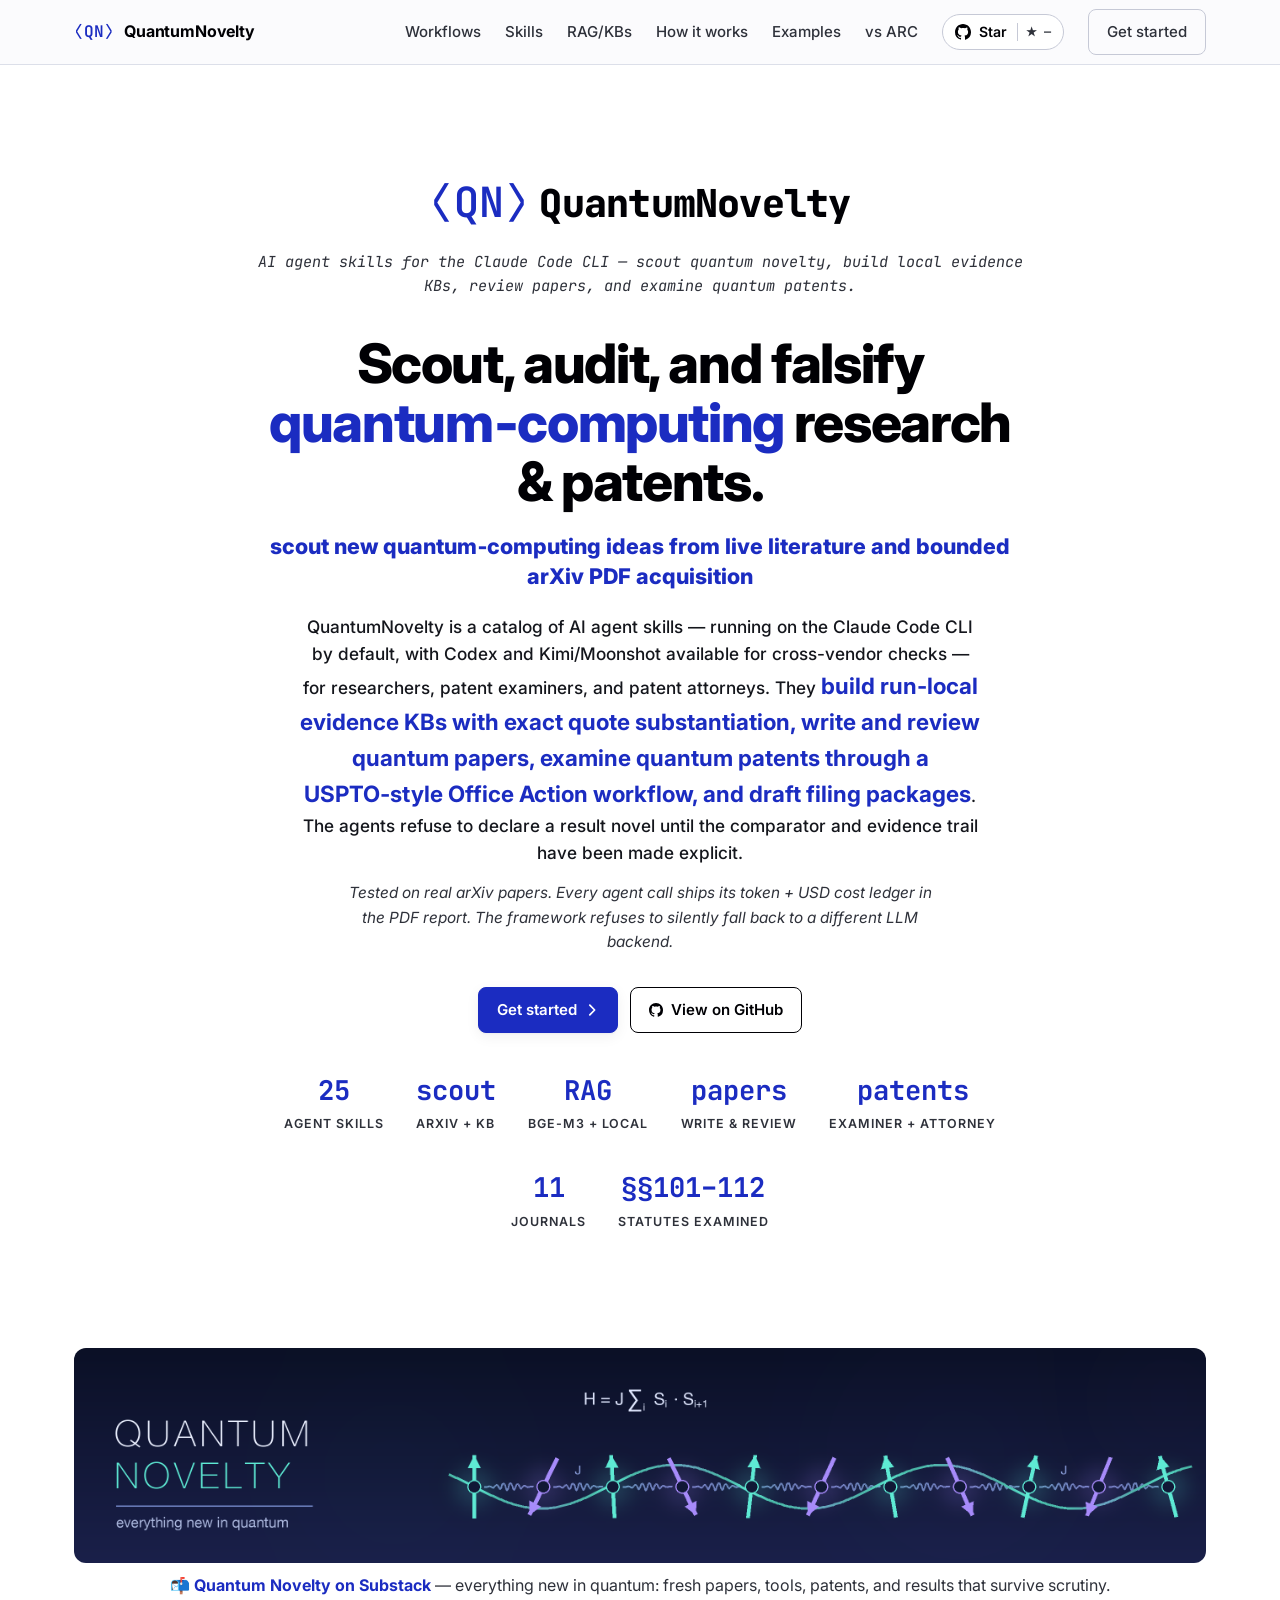
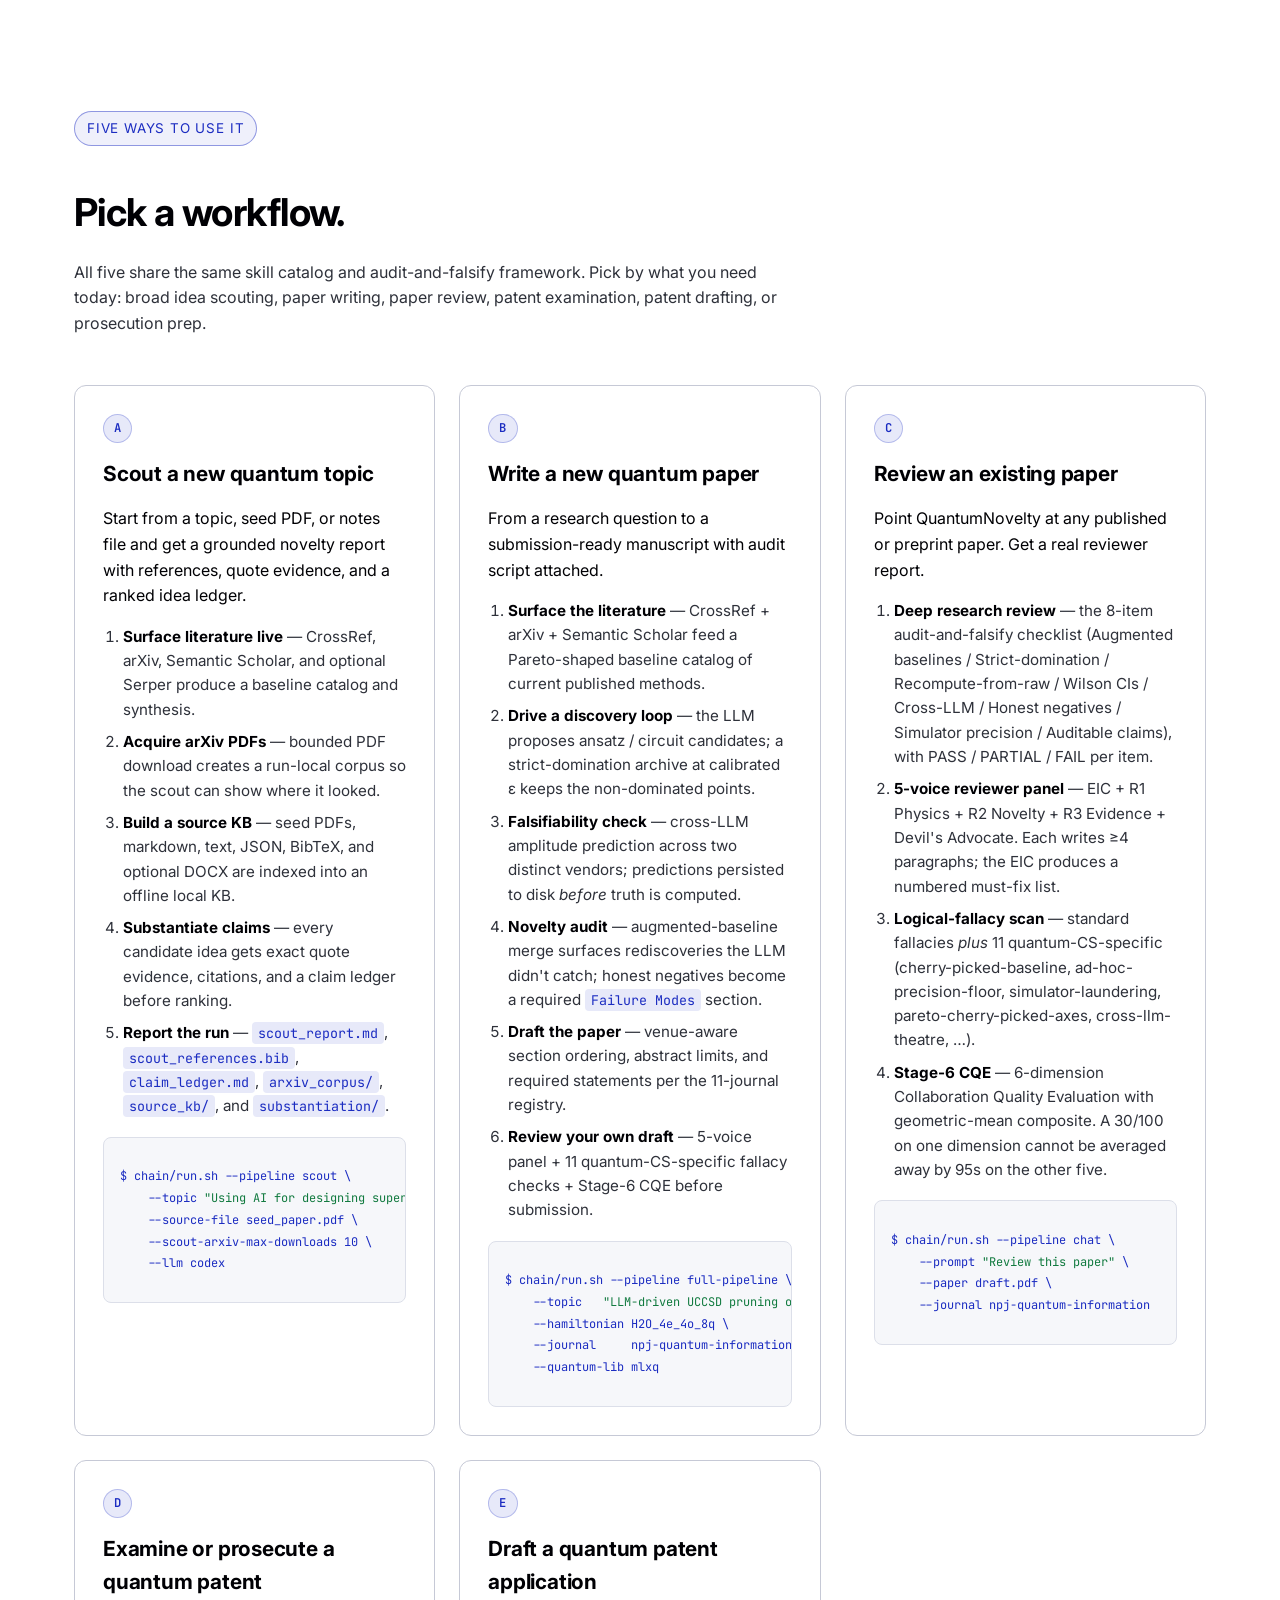
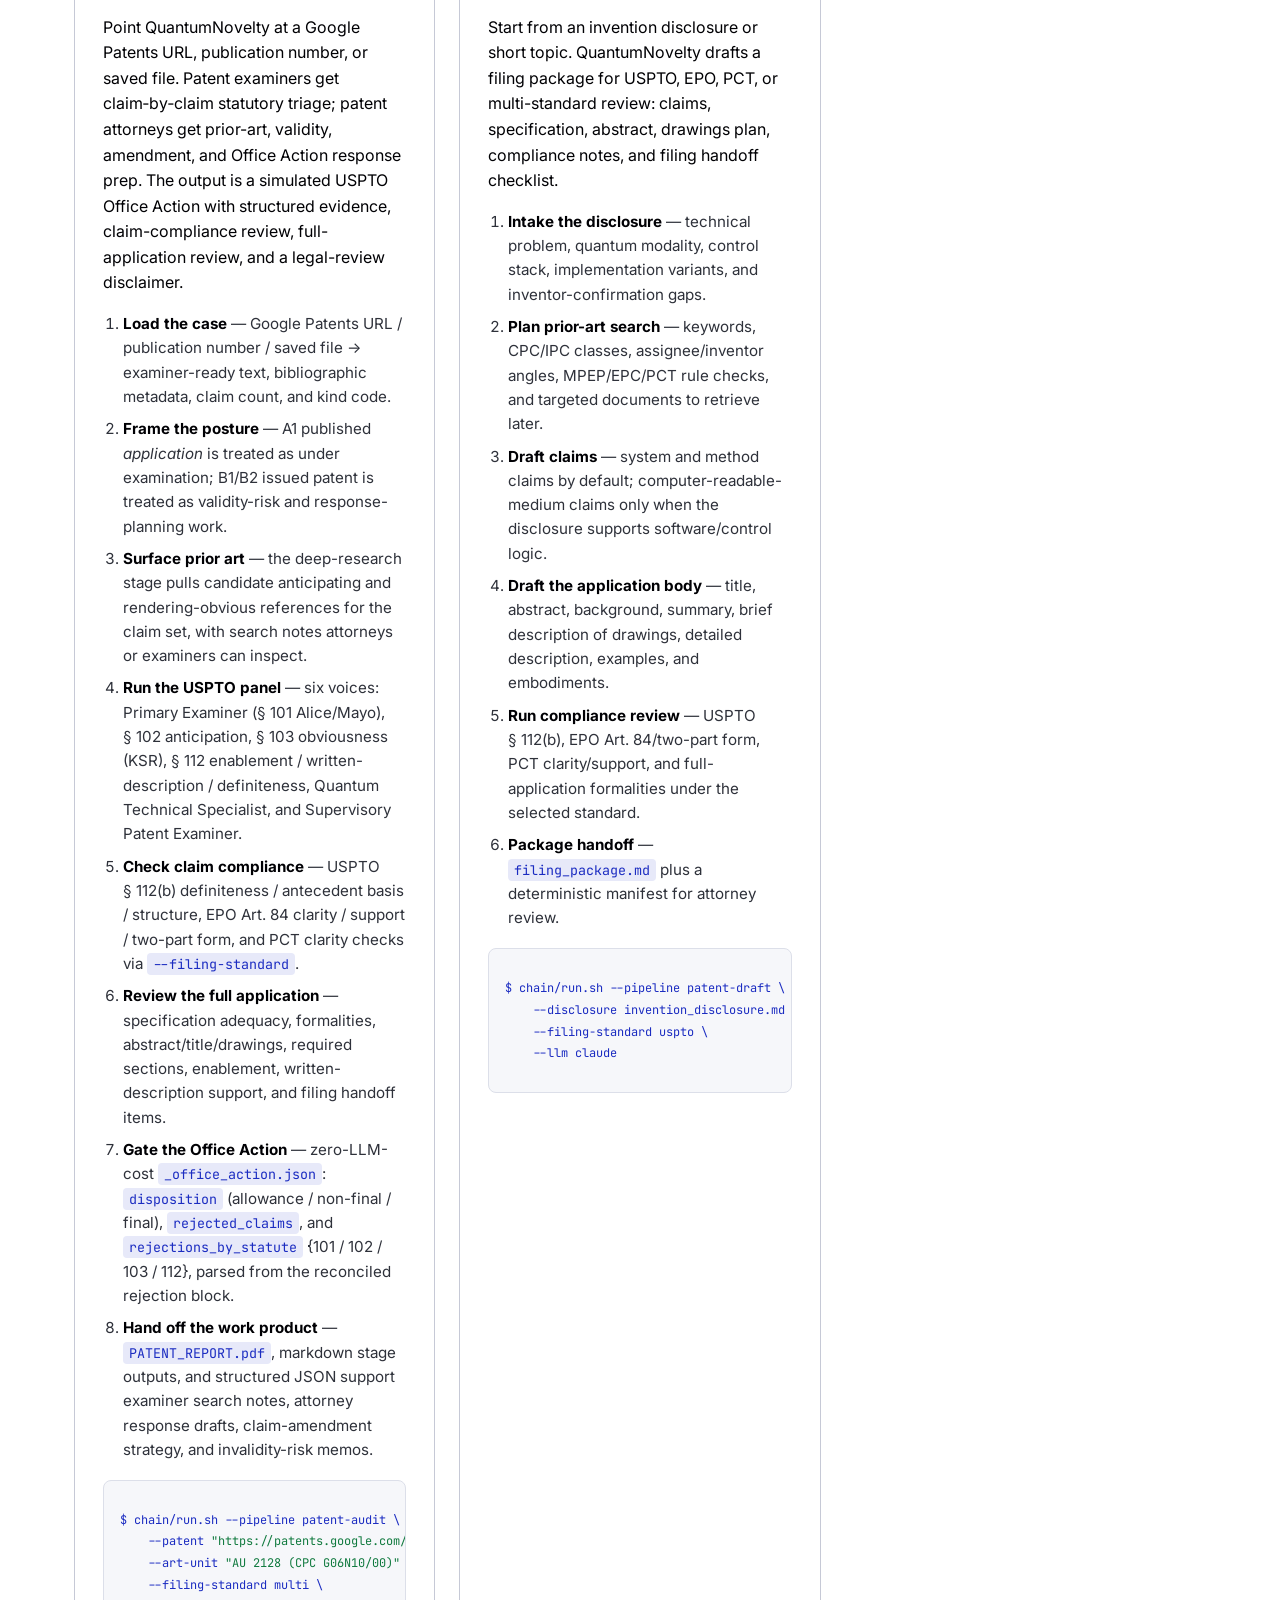
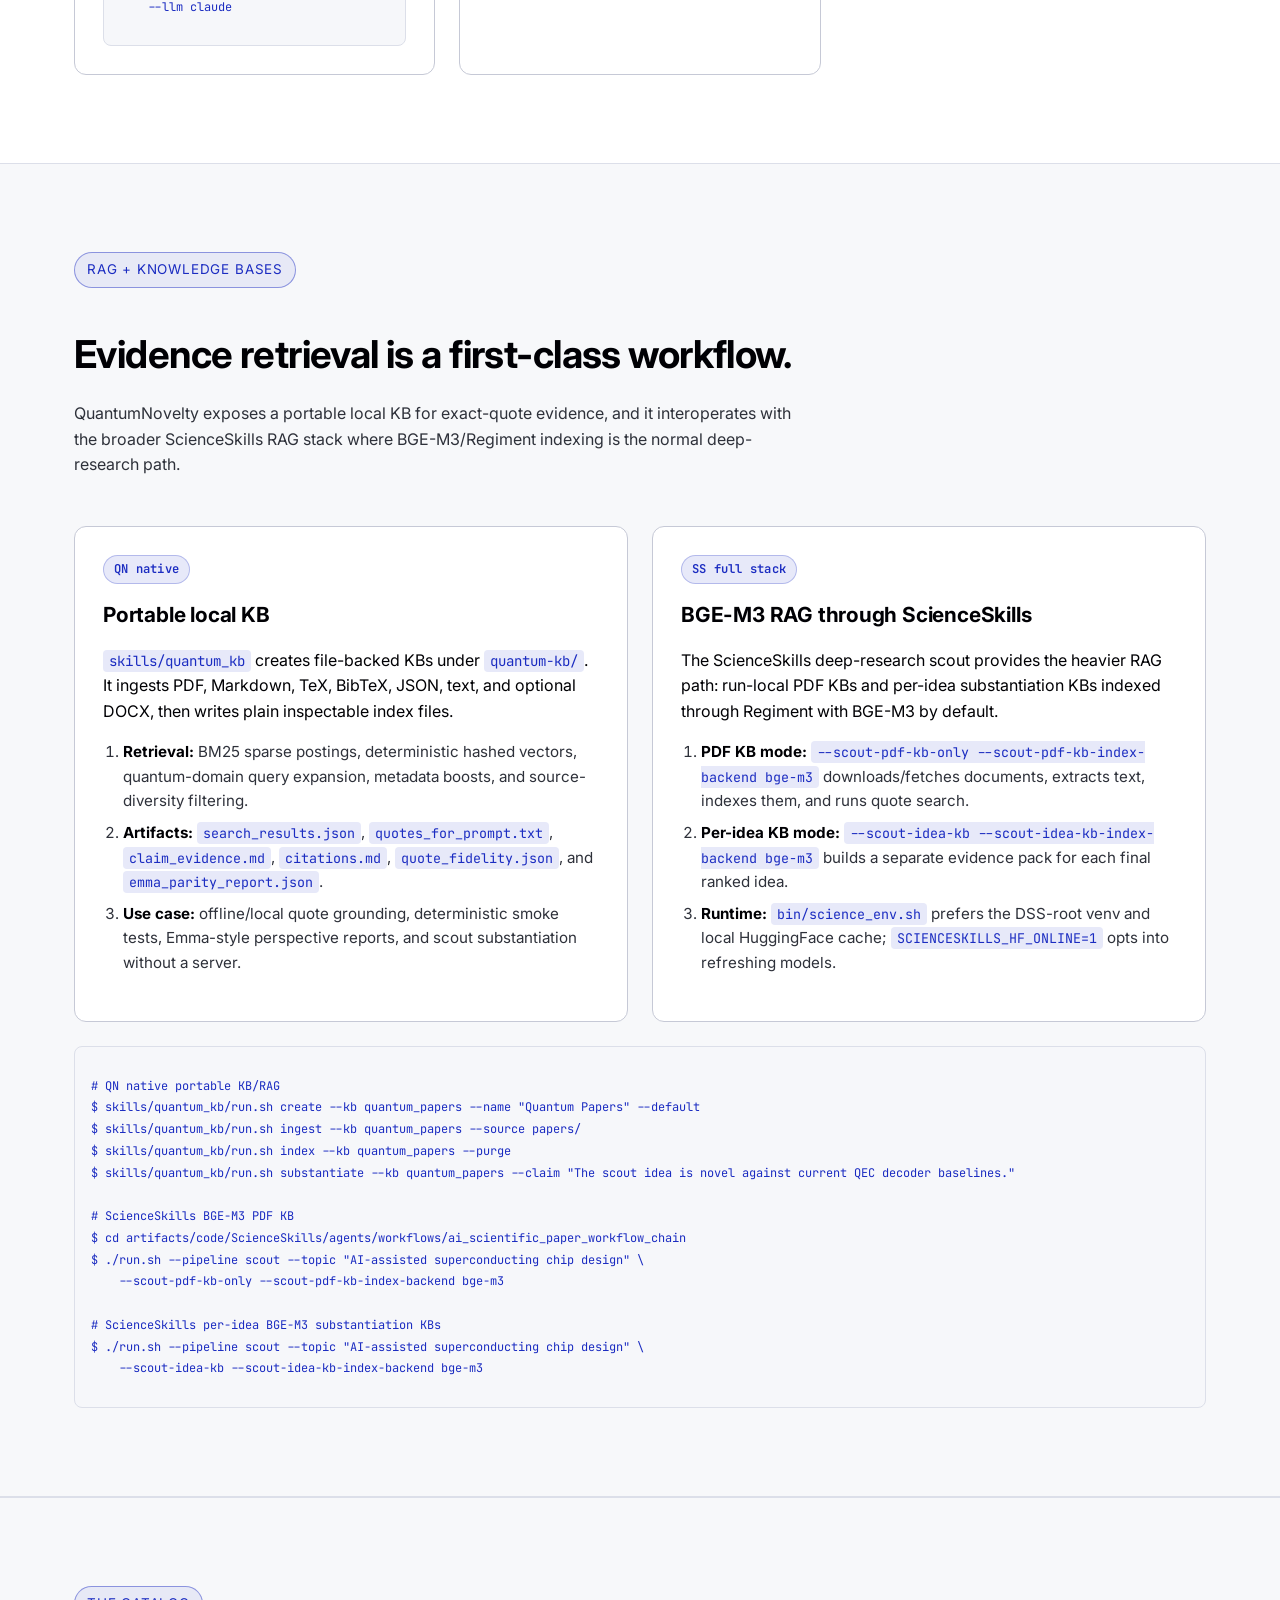
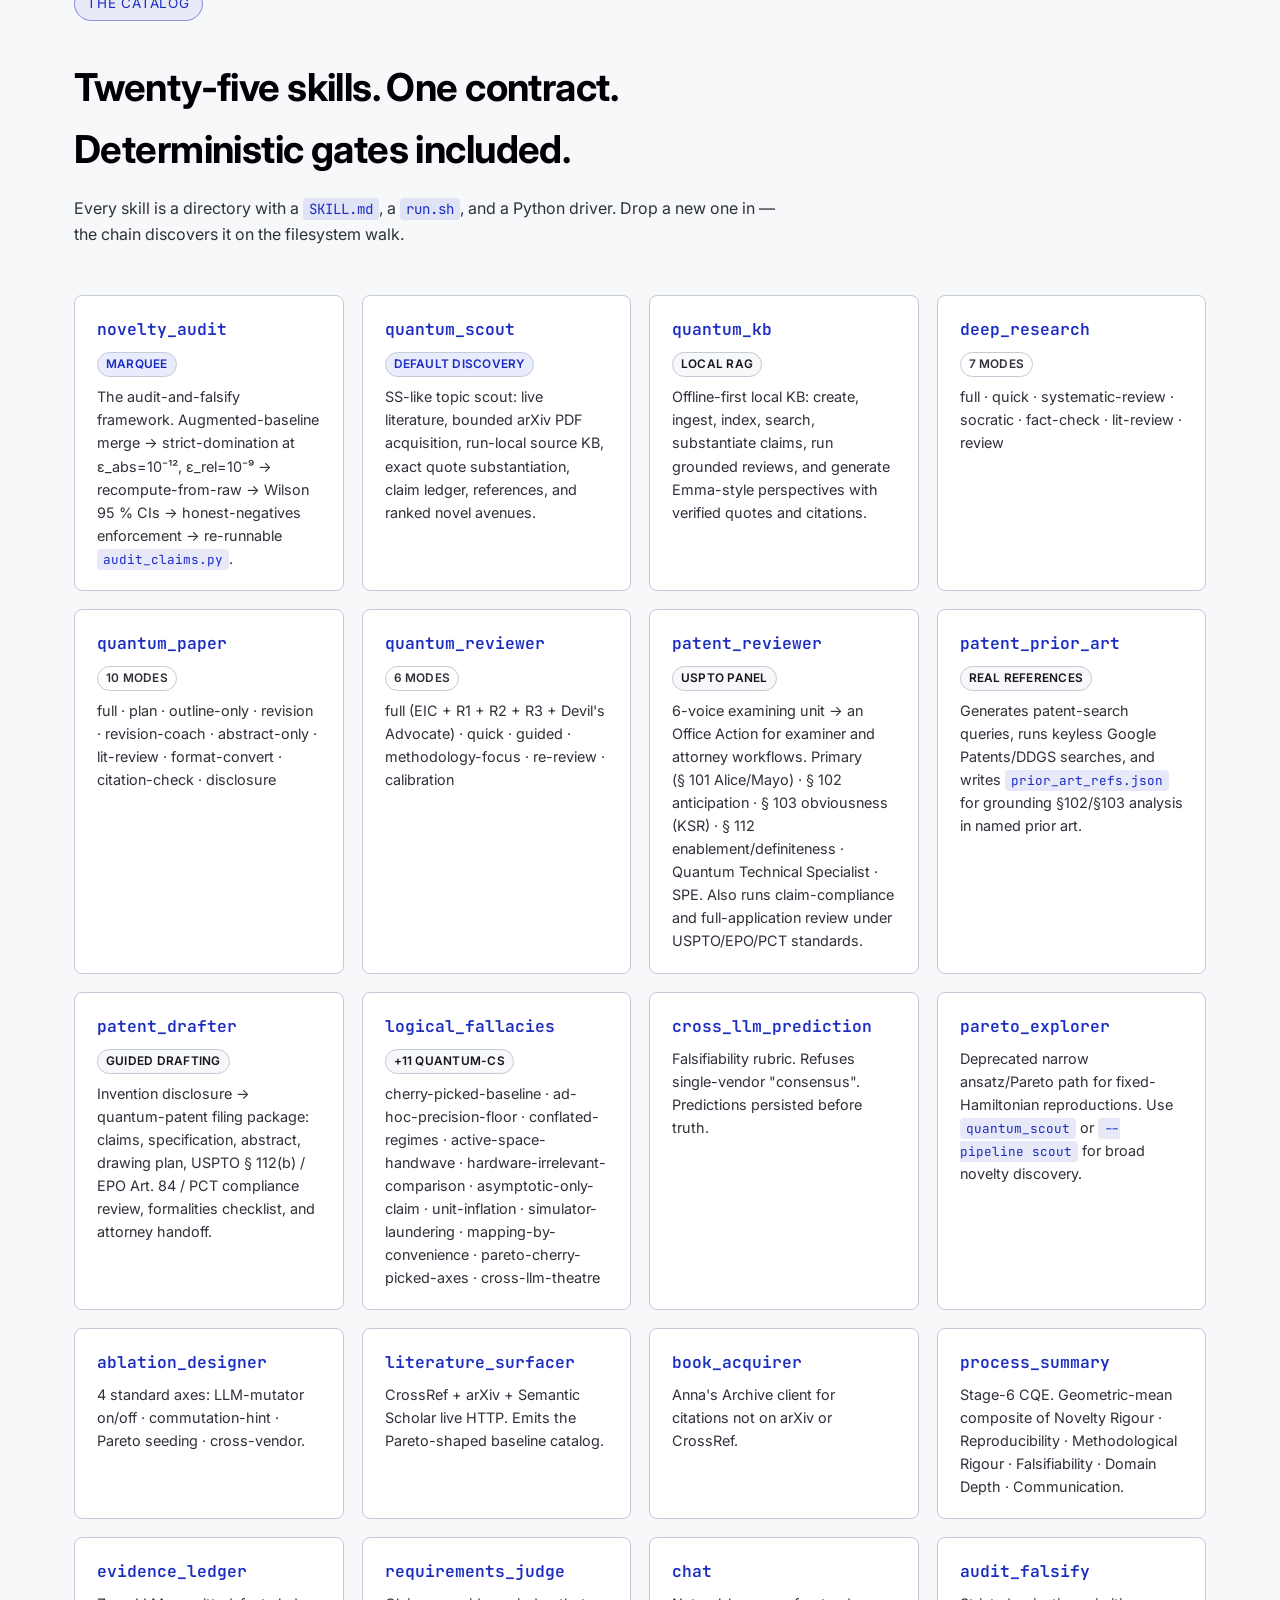
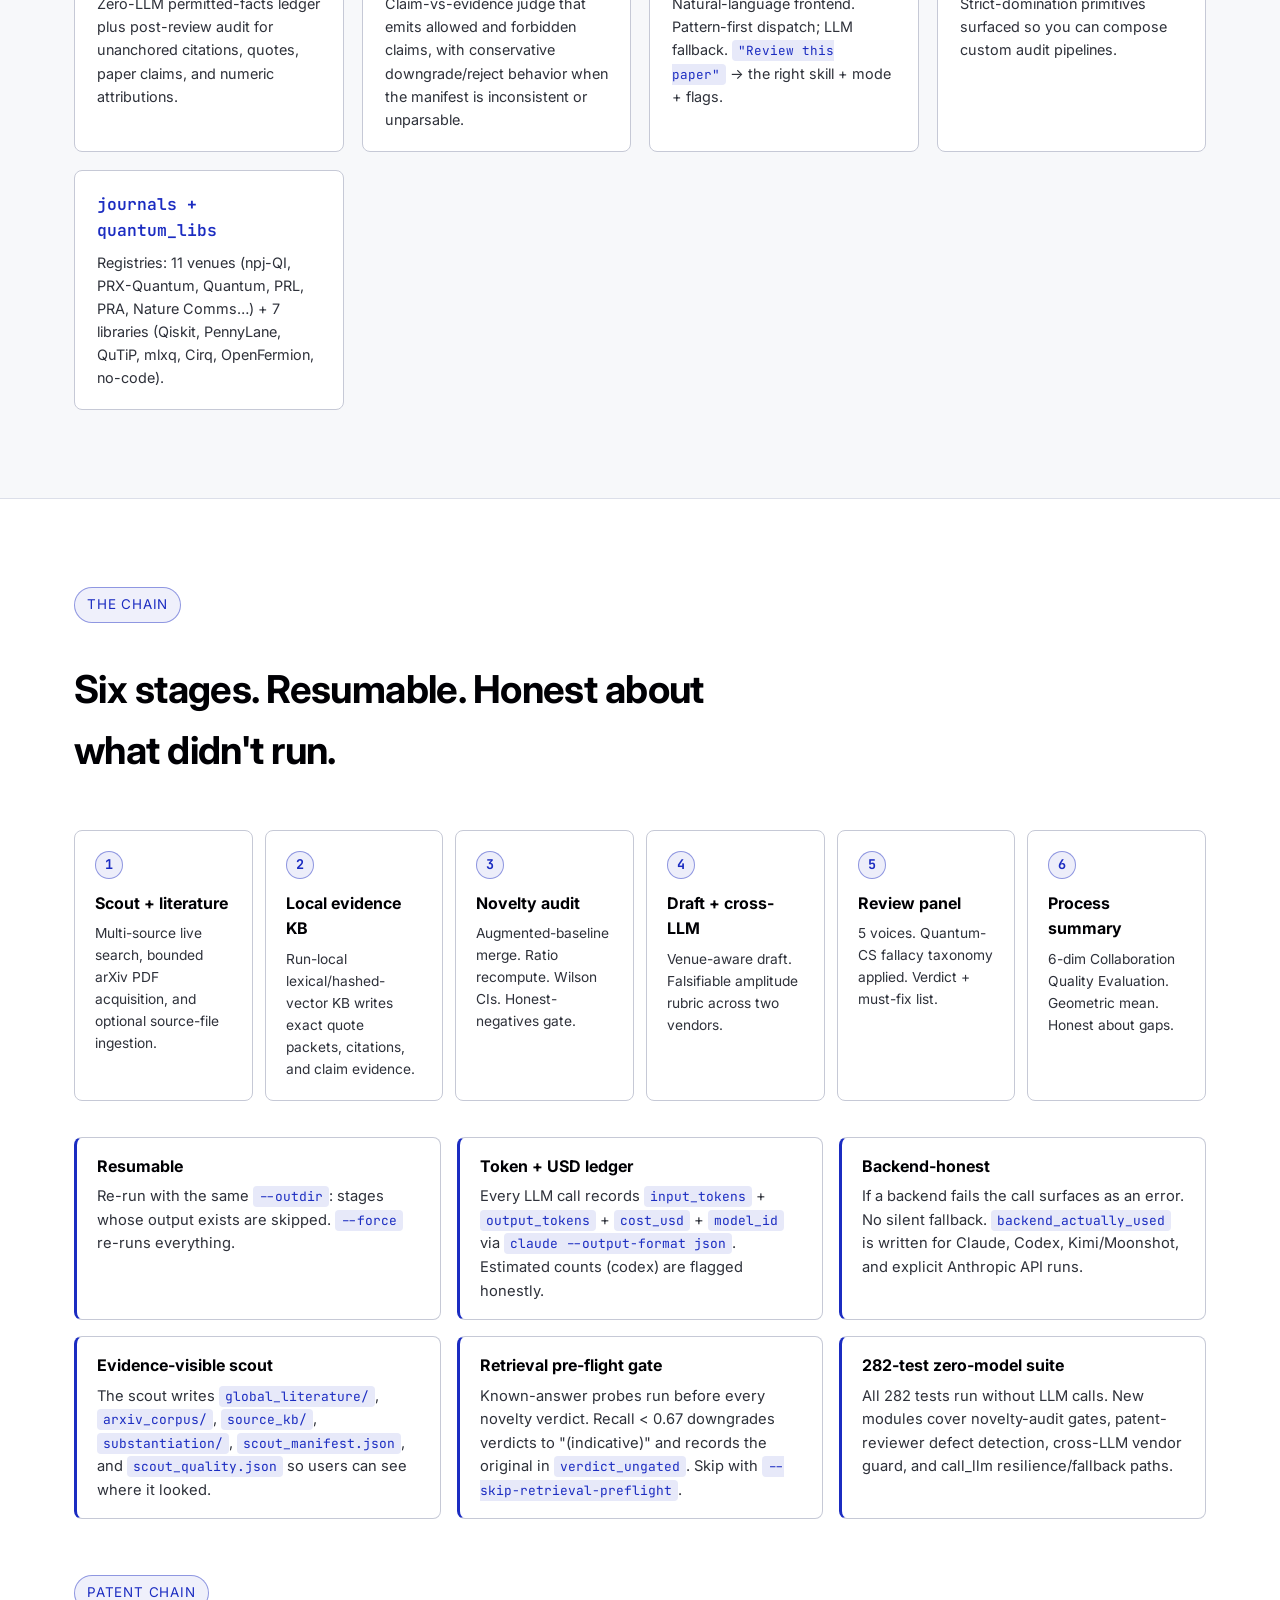
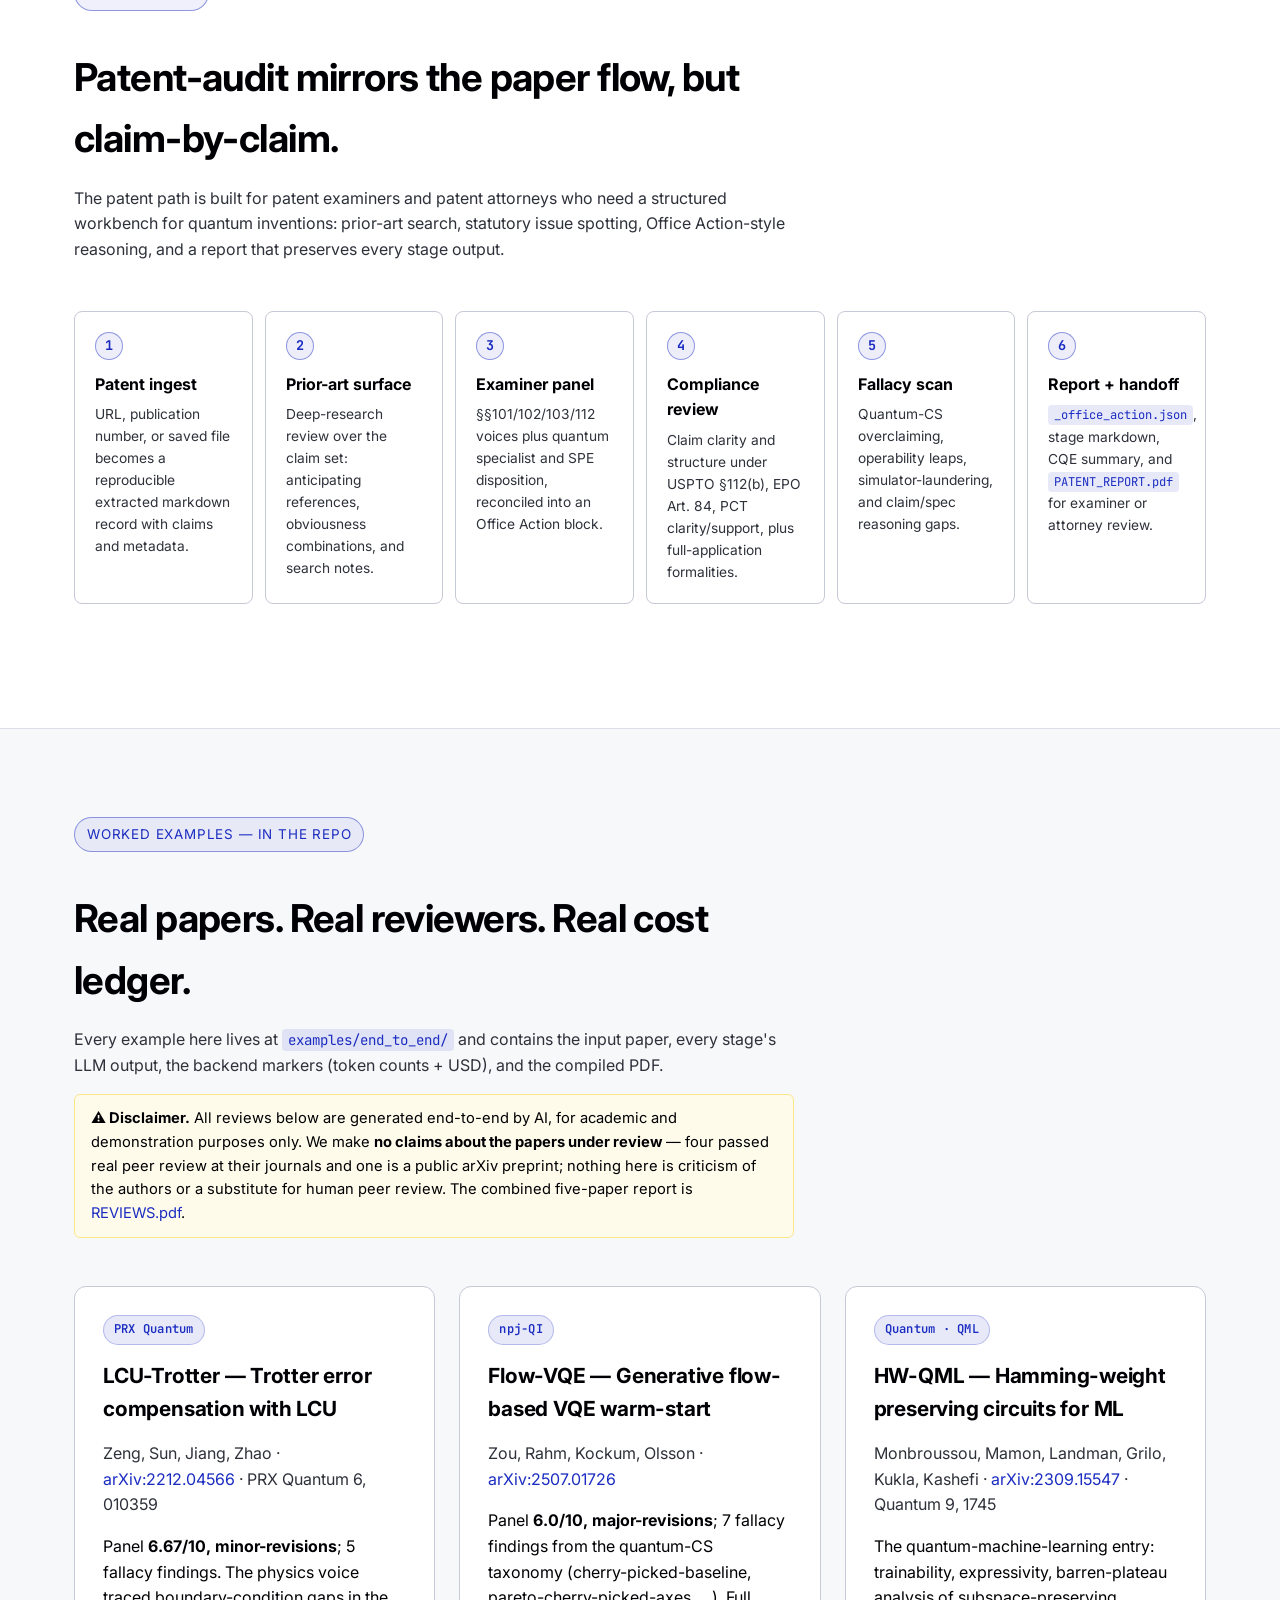
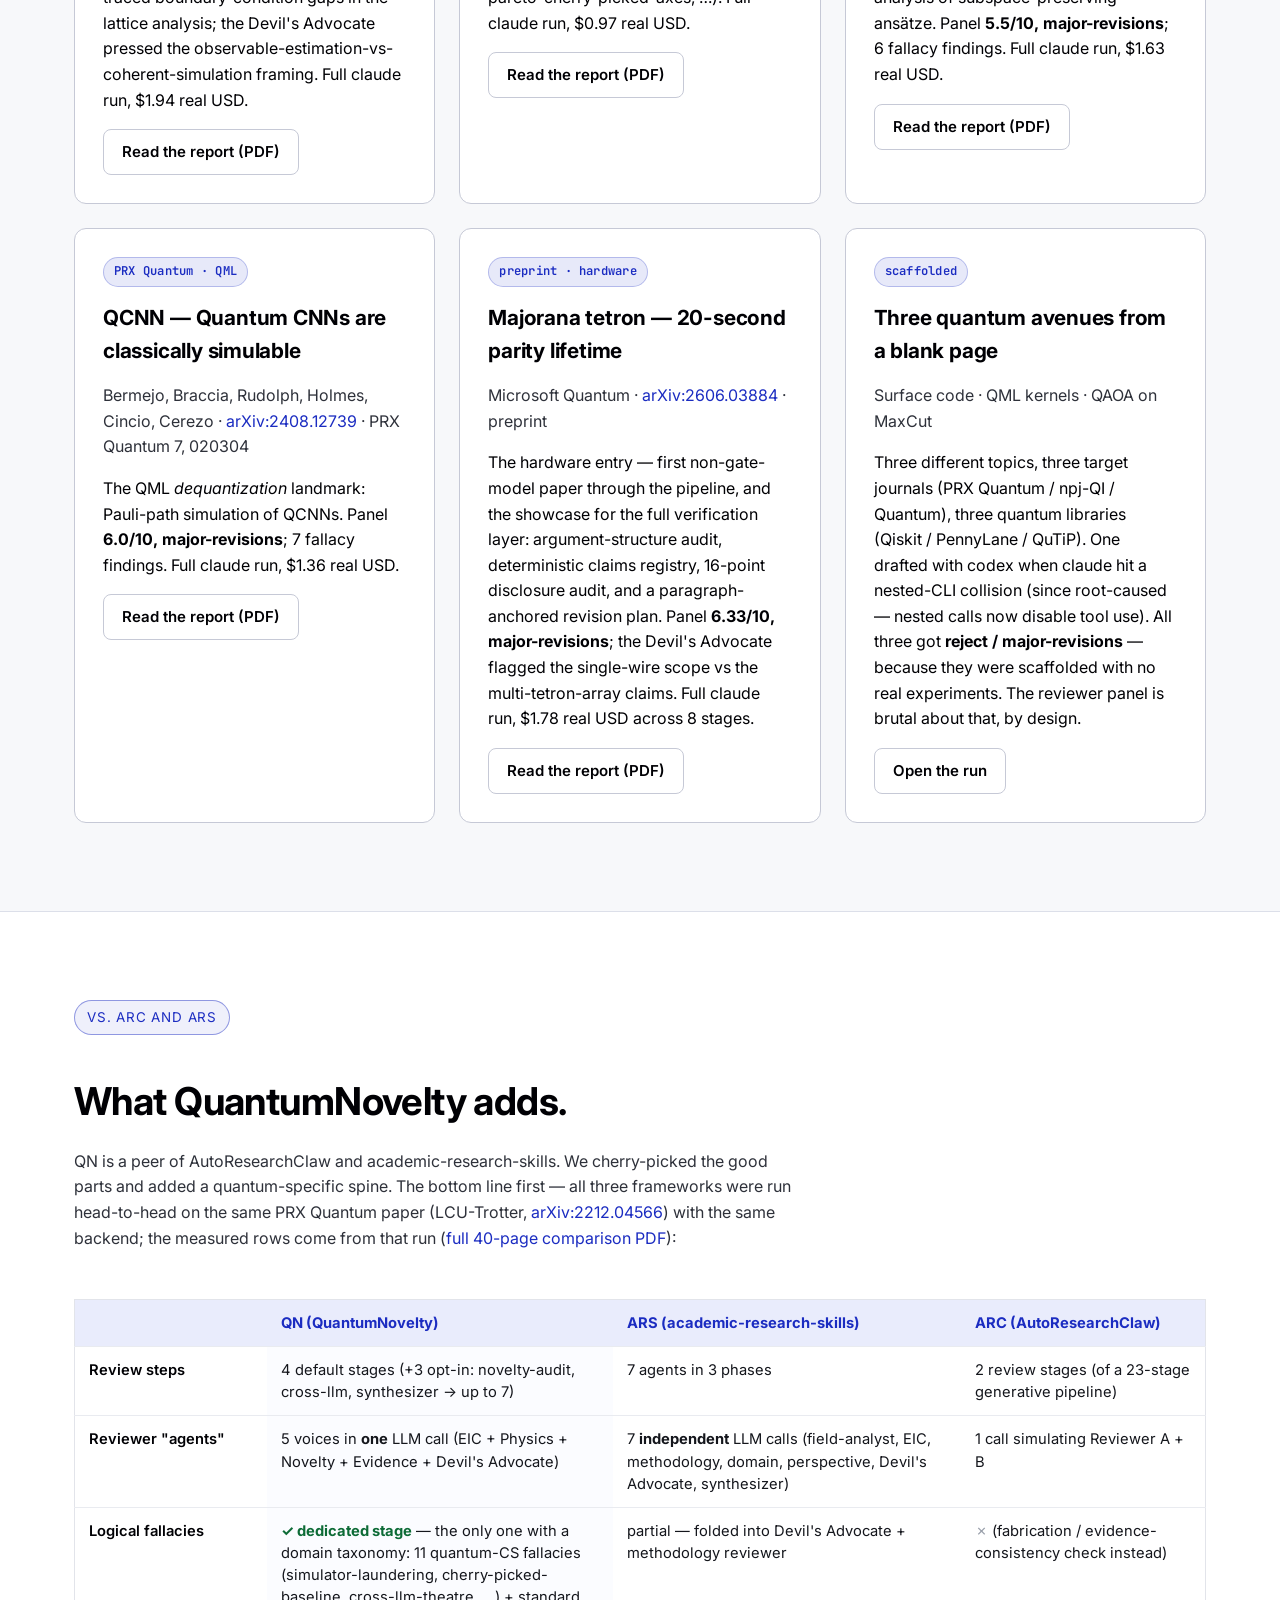
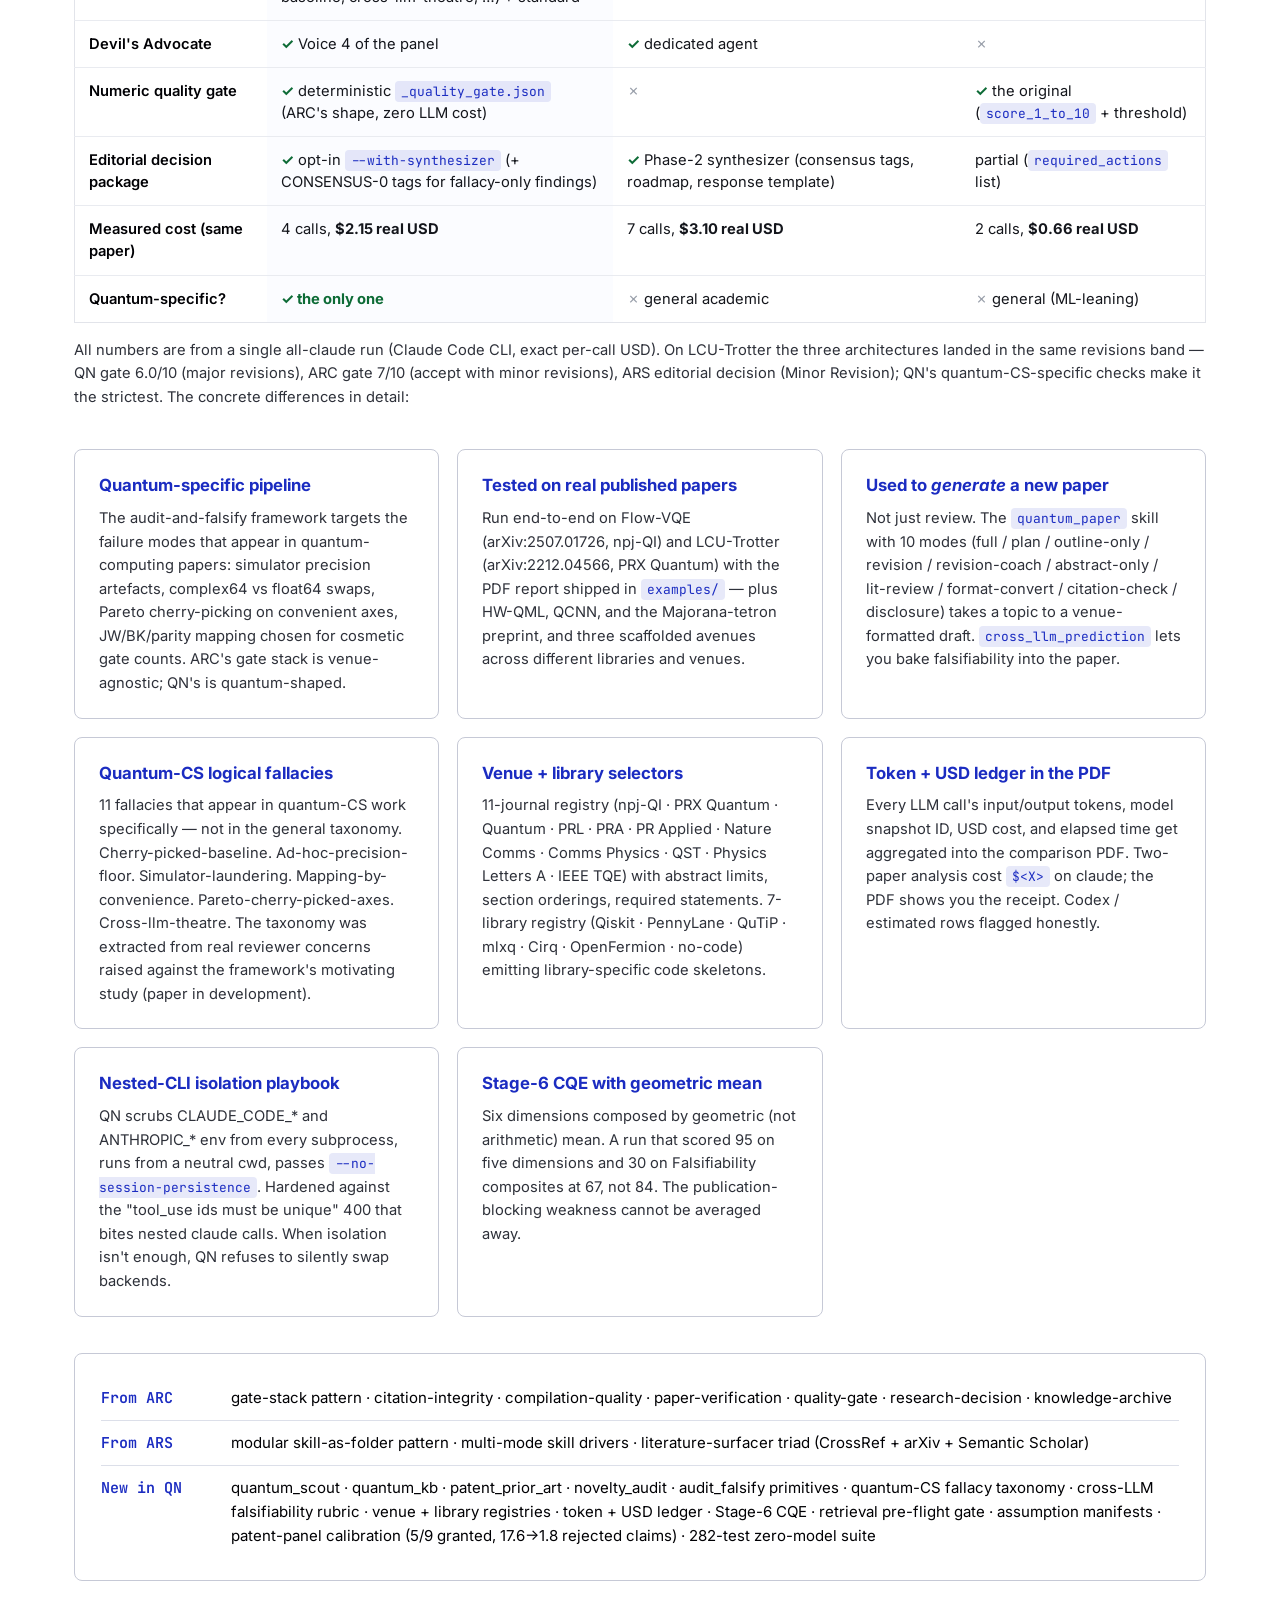
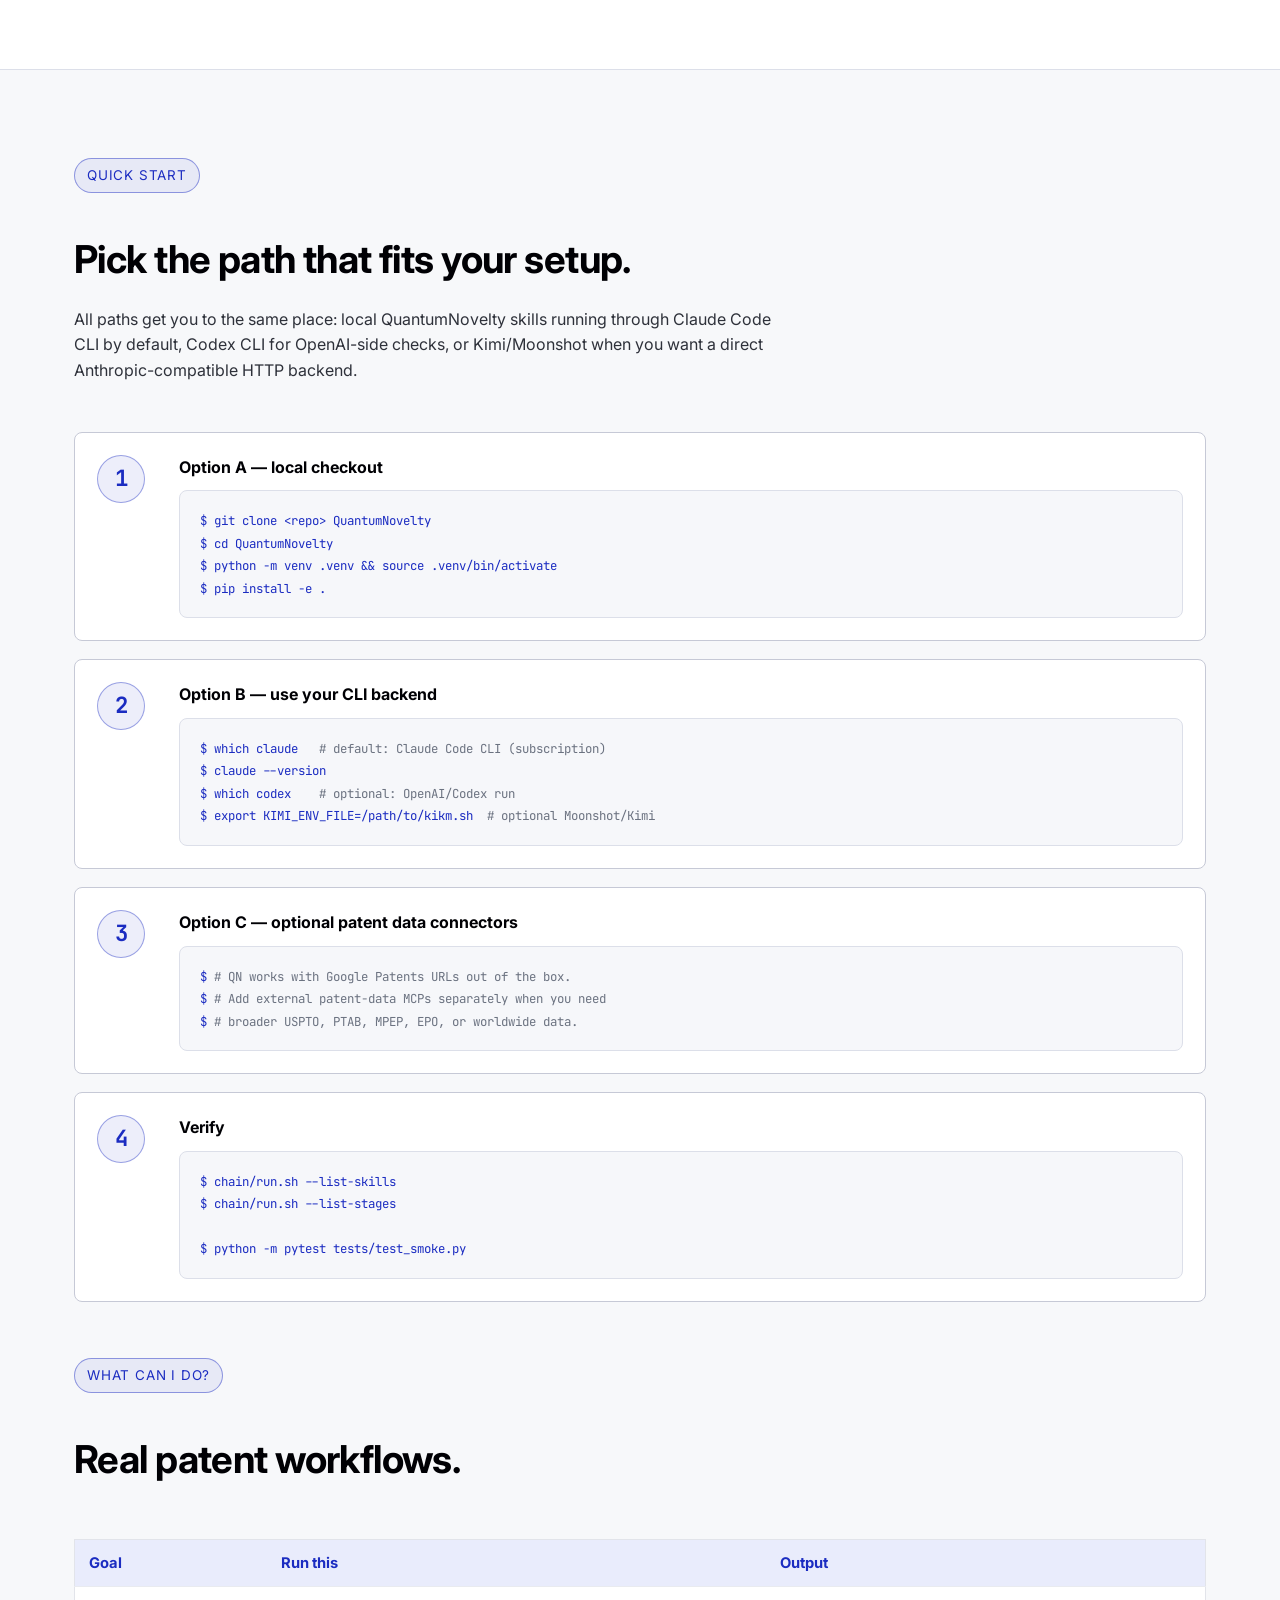
<file: index.html>
<!DOCTYPE html>
<html lang="en">
<head>
<meta charset="UTF-8">
<meta name="viewport" content="width=device-width, initial-scale=1.0">
<title>QuantumNovelty — Scout, Audit, and Falsify Quantum-Computing Research &amp; Patents</title>
<meta name="description" content="An agent-skill framework for quantum researchers, patent examiners, and patent attorneys: scout quantum novelty with live literature, arXiv PDFs, and local KB evidence; write and review quantum-computing papers; examine or draft quantum patents; run USPTO §112(b) / EPO Art. 84 checks; and issue simulated USPTO Office Actions.">
<link rel="icon" type="image/svg+xml" href="assets/logo.svg">
<link rel="stylesheet" href="assets/style.css">
<link rel="preconnect" href="https://fonts.googleapis.com">
<link rel="preconnect" href="https://fonts.gstatic.com" crossorigin>
<link href="https://fonts.googleapis.com/css2?family=Inter:wght@400;500;600;700;800&family=JetBrains+Mono:wght@400;500;600&display=swap" rel="stylesheet">
</head>
<body>
<header class="nav">
  <div class="container nav-inner">
    <a href="#top" class="brand">
      <span class="brand-glyph">⟨QN⟩</span>
      <span class="brand-text">QuantumNovelty</span>
    </a>
    <nav>
      <a href="#workflows">Workflows</a>
      <a href="#skills">Skills</a>
      <a href="#rag">RAG/KBs</a>
      <a href="#how">How it works</a>
      <a href="#examples">Examples</a>
      <a href="#contributions">vs ARC</a>
      <a href="https://github.com/BoltzmannEntropy/QuantumNovelty" class="gh-badge" target="_blank" rel="noopener">
        <svg viewBox="0 0 16 16" fill="currentColor" aria-hidden="true">
          <path d="M8 0C3.58 0 0 3.58 0 8a8 8 0 0 0 5.47 7.59c.4.07.55-.17.55-.38v-1.34c-2.23.49-2.7-1.07-2.7-1.07-.36-.92-.89-1.17-.89-1.17-.73-.5.05-.49.05-.49.81.06 1.23.83 1.23.83.72 1.22 1.87.87 2.33.66.07-.52.28-.87.51-1.07-1.78-.2-3.64-.89-3.64-3.95 0-.87.31-1.59.82-2.15-.08-.2-.36-1.01.08-2.11 0 0 .67-.21 2.2.82A7.5 7.5 0 0 1 8 4.07c.68 0 1.36.09 2 .27 1.53-1.04 2.2-.82 2.2-.82.44 1.1.16 1.91.08 2.11.51.56.82 1.28.82 2.15 0 3.07-1.87 3.75-3.65 3.95.29.25.54.73.54 1.48v2.19c0 .21.15.46.55.38A8 8 0 0 0 16 8c0-4.42-3.58-8-8-8z"/>
        </svg>
        <span>Star</span>
        <span class="stars" id="gh-stars">★ —</span>
      </a>
      <a href="#start" class="btn btn-ghost">Get started</a>
    </nav>
  </div>
</header>

<section id="top" class="hero">
  <div class="container hero-center">
    <div class="hero-logo">
      <span class="brand-glyph">⟨QN⟩</span>
      <span class="brand-text">QuantumNovelty</span>
    </div>
    <div class="hero-tagline">AI agent skills for the Claude Code CLI — scout quantum novelty, build local evidence KBs, review papers, and examine quantum patents.</div>

    <h1 class="display">
      Scout, audit, and falsify<br>
      <span class="grad-text">quantum&#8209;computing</span> research &amp; patents.
    </h1>
    <div class="hero-feature-line">
      scout new quantum&#8209;computing ideas from live literature and bounded arXiv PDF acquisition
    </div>

    <p class="lede">
      QuantumNovelty is a catalog of AI agent skills — running on the
      Claude Code CLI by default, with Codex and Kimi/Moonshot available
      for cross-vendor checks — for researchers, patent examiners, and
      patent attorneys. They
      <span class="lede-highlight" style="font-size:1.3em;font-weight:700;">build run-local evidence KBs with exact
      quote substantiation, write and review quantum papers, examine quantum
      patents through a USPTO&#8209;style Office Action workflow, and draft
      filing packages</span>. The agents refuse to declare a result novel
      until the comparator and evidence trail have been made explicit.
    </p>
    <p class="lede-aside">
      Tested on real arXiv papers. Every agent call ships its token +
      USD cost ledger in the PDF report. The framework refuses to
      silently fall back to a different LLM backend.
    </p>

    <div class="cta-row cta-center">
      <a href="#start" class="btn btn-primary">
        Get started
        <svg width="14" height="14" viewBox="0 0 16 16" fill="none" aria-hidden="true">
          <path d="M5.5 2.5l5.5 5.5-5.5 5.5"
                stroke="currentColor" stroke-width="2"
                stroke-linecap="round" stroke-linejoin="round"/>
        </svg>
      </a>
      <a href="https://github.com/BoltzmannEntropy/QuantumNovelty" class="btn btn-outline" target="_blank" rel="noopener">
        <svg width="14" height="14" viewBox="0 0 16 16" fill="currentColor" aria-hidden="true">
          <path d="M8 0C3.58 0 0 3.58 0 8a8 8 0 0 0 5.47 7.59c.4.07.55-.17.55-.38v-1.34c-2.23.49-2.7-1.07-2.7-1.07-.36-.92-.89-1.17-.89-1.17-.73-.5.05-.49.05-.49.81.06 1.23.83 1.23.83.72 1.22 1.87.87 2.33.66.07-.52.28-.87.51-1.07-1.78-.2-3.64-.89-3.64-3.95 0-.87.31-1.59.82-2.15-.08-.2-.36-1.01.08-2.11 0 0 .67-.21 2.2.82A7.5 7.5 0 0 1 8 4.07c.68 0 1.36.09 2 .27 1.53-1.04 2.2-.82 2.2-.82.44 1.1.16 1.91.08 2.11.51.56.82 1.28.82 2.15 0 3.07-1.87 3.75-3.65 3.95.29.25.54.73.54 1.48v2.19c0 .21.15.46.55.38A8 8 0 0 0 16 8c0-4.42-3.58-8-8-8z"/>
        </svg>
        View on GitHub
      </a>
    </div>

    <div class="hero-stats hero-stats-center">
      <div><strong>25</strong><span>agent skills</span></div>
      <div><strong>scout</strong><span>arXiv + KB</span></div>
      <div><strong>RAG</strong><span>BGE-M3 + local</span></div>
      <div><strong>papers</strong><span>write &amp; review</span></div>
      <div><strong>patents</strong><span>examiner + attorney</span></div>
      <div><strong>11</strong><span>journals</span></div>
      <div><strong>§§101–112</strong><span>statutes examined</span></div>
    </div>
  </div>
</section>

<section id="newsletter" class="section" style="padding-top:28px;padding-bottom:8px;">
  <div class="container">
    <a href="https://quantumnovelty.substack.com" title="Quantum Novelty on Substack">
      <img src="assets/quantum_novelty_banner.png" alt="Quantum Novelty newsletter — Heisenberg spin chain banner"
           style="width:100%;height:auto;border-radius:12px;display:block;" loading="lazy"/>
    </a>
    <p class="muted" style="text-align:center;margin-top:10px;">
      📬 <a href="https://quantumnovelty.substack.com"><strong>Quantum Novelty on Substack</strong></a>
      — everything new in quantum: fresh papers, tools, patents, and results that survive scrutiny.
    </p>
  </div>
</section>

<section id="workflows" class="section">
  <div class="container">
    <div class="section-head">
      <div class="eyebrow">Five ways to use it</div>
      <h2>Pick a workflow.</h2>
      <p class="muted">All five share the same skill catalog and audit-and-falsify framework. Pick by what you need today: broad idea scouting, paper writing, paper review, patent examination, patent drafting, or prosecution prep.</p>
    </div>

    <div class="card-grid two-up">
      <div class="card">
        <div class="card-tag">A</div>
        <h3>Scout a new quantum topic</h3>
        <p>Start from a topic, seed PDF, or notes file and get a grounded novelty report with references, quote evidence, and a ranked idea ledger.</p>

        <ol class="steps">
          <li><b>Surface literature live</b> — CrossRef, arXiv, Semantic Scholar, and optional Serper produce a baseline catalog and synthesis.</li>
          <li><b>Acquire arXiv PDFs</b> — bounded PDF download creates a run-local corpus so the scout can show where it looked.</li>
          <li><b>Build a source KB</b> — seed PDFs, markdown, text, JSON, BibTeX, and optional DOCX are indexed into an offline local KB.</li>
          <li><b>Substantiate claims</b> — every candidate idea gets exact quote evidence, citations, and a claim ledger before ranking.</li>
          <li><b>Report the run</b> — <code>scout_report.md</code>, <code>scout_references.bib</code>, <code>claim_ledger.md</code>, <code>arxiv_corpus/</code>, <code>source_kb/</code>, and <code>substantiation/</code>.</li>
        </ol>

        <div class="code-snip">
<pre><code>$ chain/run.sh --pipeline scout \
    --topic <span class="s">"Using AI for designing superconducting quantum chips"</span> \
    --source-file seed_paper.pdf \
    --scout-arxiv-max-downloads 10 \
    --llm codex</code></pre>
        </div>
      </div>

      <div class="card">
        <div class="card-tag">B</div>
        <h3>Write a new quantum paper</h3>
        <p>From a research question to a submission-ready manuscript with audit script attached.</p>

        <ol class="steps">
          <li><b>Surface the literature</b> — CrossRef + arXiv + Semantic Scholar feed a Pareto-shaped baseline catalog of current published methods.</li>
          <li><b>Drive a discovery loop</b> — the LLM proposes ansatz / circuit candidates; a strict-domination archive at calibrated ε keeps the non-dominated points.</li>
          <li><b>Falsifiability check</b> — cross-LLM amplitude prediction across two distinct vendors; predictions persisted to disk <em>before</em> truth is computed.</li>
          <li><b>Novelty audit</b> — augmented-baseline merge surfaces rediscoveries the LLM didn't catch; honest negatives become a required <code>Failure Modes</code> section.</li>
          <li><b>Draft the paper</b> — venue-aware section ordering, abstract limits, and required statements per the 11-journal registry.</li>
          <li><b>Review your own draft</b> — 5-voice panel + 11 quantum-CS-specific fallacy checks + Stage-6 CQE before submission.</li>
        </ol>

        <div class="code-snip">
<pre><code>$ chain/run.sh --pipeline full-pipeline \
    --topic   <span class="s">"LLM-driven UCCSD pruning on H2O"</span> \
    --hamiltonian H2O_4e_4o_8q \
    --journal     npj-quantum-information \
    --quantum-lib mlxq</code></pre>
        </div>
      </div>

      <div class="card">
        <div class="card-tag">C</div>
        <h3>Review an existing paper</h3>
        <p>Point QuantumNovelty at any published or preprint paper. Get a real reviewer report.</p>

        <ol class="steps">
          <li><b>Deep research review</b> — the 8-item audit-and-falsify checklist (Augmented baselines / Strict-domination / Recompute-from-raw / Wilson CIs / Cross-LLM / Honest negatives / Simulator precision / Auditable claims), with PASS / PARTIAL / FAIL per item.</li>
          <li><b>5-voice reviewer panel</b> — EIC + R1 Physics + R2 Novelty + R3 Evidence + Devil's Advocate. Each writes ≥4 paragraphs; the EIC produces a numbered must-fix list.</li>
          <li><b>Logical-fallacy scan</b> — standard fallacies <em>plus</em> 11 quantum-CS-specific (cherry-picked-baseline, ad-hoc-precision-floor, simulator-laundering, pareto-cherry-picked-axes, cross-llm-theatre, …).</li>
          <li><b>Stage-6 CQE</b> — 6-dimension Collaboration Quality Evaluation with geometric-mean composite. A 30/100 on one dimension cannot be averaged away by 95s on the other five.</li>
        </ol>

        <div class="code-snip">
<pre><code>$ chain/run.sh --pipeline chat \
    --prompt <span class="s">"Review this paper"</span> \
    --paper draft.pdf \
    --journal npj-quantum-information</code></pre>
        </div>
      </div>

      <div class="card">
        <div class="card-tag">D</div>
        <h3>Examine or prosecute a quantum patent</h3>
        <p>Point QuantumNovelty at a Google Patents URL, publication number, or saved file. Patent examiners get claim&#8209;by&#8209;claim statutory triage; patent attorneys get prior-art, validity, amendment, and Office Action response prep. The output is a simulated USPTO Office Action with structured evidence, claim-compliance review, full-application review, and a legal-review disclaimer.</p>

        <ol class="steps">
          <li><b>Load the case</b> — Google Patents URL / publication number / saved file → examiner-ready text, bibliographic metadata, claim count, and kind code.</li>
          <li><b>Frame the posture</b> — A1 published <em>application</em> is treated as under examination; B1/B2 issued patent is treated as validity-risk and response-planning work.</li>
          <li><b>Surface prior art</b> — the deep-research stage pulls candidate anticipating and rendering-obvious references for the claim set, with search notes attorneys or examiners can inspect.</li>
          <li><b>Run the USPTO panel</b> — six voices: Primary Examiner (§&nbsp;101 Alice/Mayo), §&nbsp;102 anticipation, §&nbsp;103 obviousness (KSR), §&nbsp;112 enablement / written-description / definiteness, Quantum Technical Specialist, and Supervisory Patent Examiner.</li>
          <li><b>Check claim compliance</b> — USPTO §&nbsp;112(b) definiteness / antecedent basis / structure, EPO Art.&nbsp;84 clarity / support / two-part form, and PCT clarity checks via <code>--filing-standard</code>.</li>
          <li><b>Review the full application</b> — specification adequacy, formalities, abstract/title/drawings, required sections, enablement, written-description support, and filing handoff items.</li>
          <li><b>Gate the Office Action</b> — zero-LLM-cost <code>_office_action.json</code>: <code>disposition</code> (allowance / non-final / final), <code>rejected_claims</code>, and <code>rejections_by_statute</code> {101 / 102 / 103 / 112}, parsed from the reconciled rejection block.</li>
          <li><b>Hand off the work product</b> — <code>PATENT_REPORT.pdf</code>, markdown stage outputs, and structured JSON support examiner search notes, attorney response drafts, claim-amendment strategy, and invalidity-risk memos.</li>
        </ol>

        <div class="code-snip">
<pre><code>$ chain/run.sh --pipeline patent-audit \
    --patent <span class="s">"https://patents.google.com/patent/US…A1/en"</span> \
    --art-unit <span class="s">"AU 2128 (CPC G06N10/00)"</span> \
    --filing-standard multi \
    --llm claude</code></pre>
        </div>
      </div>

      <div class="card">
        <div class="card-tag">E</div>
        <h3>Draft a quantum patent application</h3>
        <p>Start from an invention disclosure or short topic. QuantumNovelty drafts a filing package for USPTO, EPO, PCT, or multi-standard review: claims, specification, abstract, drawings plan, compliance notes, and filing handoff checklist.</p>

        <ol class="steps">
          <li><b>Intake the disclosure</b> — technical problem, quantum modality, control stack, implementation variants, and inventor-confirmation gaps.</li>
          <li><b>Plan prior-art search</b> — keywords, CPC/IPC classes, assignee/inventor angles, MPEP/EPC/PCT rule checks, and targeted documents to retrieve later.</li>
          <li><b>Draft claims</b> — system and method claims by default; computer-readable-medium claims only when the disclosure supports software/control logic.</li>
          <li><b>Draft the application body</b> — title, abstract, background, summary, brief description of drawings, detailed description, examples, and embodiments.</li>
          <li><b>Run compliance review</b> — USPTO §&nbsp;112(b), EPO Art.&nbsp;84/two-part form, PCT clarity/support, and full-application formalities under the selected standard.</li>
          <li><b>Package handoff</b> — <code>filing_package.md</code> plus a deterministic manifest for attorney review.</li>
        </ol>

        <div class="code-snip">
<pre><code>$ chain/run.sh --pipeline patent-draft \
    --disclosure invention_disclosure.md \
    --filing-standard uspto \
    --llm claude</code></pre>
        </div>
      </div>
    </div>
  </div>
</section>

<section id="rag" class="section section-alt">
  <div class="container">
    <div class="section-head">
      <div class="eyebrow">RAG + knowledge bases</div>
      <h2>Evidence retrieval is a first-class workflow.</h2>
      <p class="muted">QuantumNovelty exposes a portable local KB for exact-quote evidence, and it interoperates with the broader ScienceSkills RAG stack where BGE-M3/Regiment indexing is the normal deep-research path.</p>
    </div>

    <div class="card-grid two-up">
      <div class="card">
        <div class="card-tag">QN native</div>
        <h3>Portable local KB</h3>
        <p><code>skills/quantum_kb</code> creates file-backed KBs under <code>quantum-kb/</code>. It ingests PDF, Markdown, TeX, BibTeX, JSON, text, and optional DOCX, then writes plain inspectable index files.</p>
        <ol class="steps">
          <li><b>Retrieval:</b> BM25 sparse postings, deterministic hashed vectors, quantum-domain query expansion, metadata boosts, and source-diversity filtering.</li>
          <li><b>Artifacts:</b> <code>search_results.json</code>, <code>quotes_for_prompt.txt</code>, <code>claim_evidence.md</code>, <code>citations.md</code>, <code>quote_fidelity.json</code>, and <code>emma_parity_report.json</code>.</li>
          <li><b>Use case:</b> offline/local quote grounding, deterministic smoke tests, Emma-style perspective reports, and scout substantiation without a server.</li>
        </ol>
      </div>

      <div class="card">
        <div class="card-tag">SS full stack</div>
        <h3>BGE-M3 RAG through ScienceSkills</h3>
        <p>The ScienceSkills deep-research scout provides the heavier RAG path: run-local PDF KBs and per-idea substantiation KBs indexed through Regiment with BGE-M3 by default.</p>
        <ol class="steps">
          <li><b>PDF KB mode:</b> <code>--scout-pdf-kb-only --scout-pdf-kb-index-backend bge-m3</code> downloads/fetches documents, extracts text, indexes them, and runs quote search.</li>
          <li><b>Per-idea KB mode:</b> <code>--scout-idea-kb --scout-idea-kb-index-backend bge-m3</code> builds a separate evidence pack for each final ranked idea.</li>
          <li><b>Runtime:</b> <code>bin/science_env.sh</code> prefers the DSS-root venv and local HuggingFace cache; <code>SCIENCESKILLS_HF_ONLINE=1</code> opts into refreshing models.</li>
        </ol>
      </div>
    </div>

    <div class="code-snip" style="margin-top: 24px;">
<pre><code># QN native portable KB/RAG
$ skills/quantum_kb/run.sh create --kb quantum_papers --name "Quantum Papers" --default
$ skills/quantum_kb/run.sh ingest --kb quantum_papers --source papers/
$ skills/quantum_kb/run.sh index --kb quantum_papers --purge
$ skills/quantum_kb/run.sh substantiate --kb quantum_papers --claim "The scout idea is novel against current QEC decoder baselines."

# ScienceSkills BGE-M3 PDF KB
$ cd artifacts/code/ScienceSkills/agents/workflows/ai_scientific_paper_workflow_chain
$ ./run.sh --pipeline scout --topic "AI-assisted superconducting chip design" \
    --scout-pdf-kb-only --scout-pdf-kb-index-backend bge-m3

# ScienceSkills per-idea BGE-M3 substantiation KBs
$ ./run.sh --pipeline scout --topic "AI-assisted superconducting chip design" \
    --scout-idea-kb --scout-idea-kb-index-backend bge-m3</code></pre>
    </div>
  </div>
</section>

<section id="skills" class="section section-alt">
  <div class="container">
    <div class="section-head">
      <div class="eyebrow">The catalog</div>
      <h2>Twenty-five skills. One contract. Deterministic gates included.</h2>
      <p class="muted">Every skill is a directory with a <code>SKILL.md</code>, a <code>run.sh</code>, and a Python driver. Drop a new one in — the chain discovers it on the filesystem walk.</p>
    </div>

    <div class="skill-grid">
      <div class="skill">
        <h4>novelty_audit</h4>
        <span class="badge badge-marquee">marquee</span>
        <p>The audit-and-falsify framework. Augmented-baseline merge → strict-domination at ε_abs=10⁻¹², ε_rel=10⁻⁹ → recompute-from-raw → Wilson 95 % CIs → honest-negatives enforcement → re-runnable <code>audit_claims.py</code>.</p>
      </div>
      <div class="skill">
        <h4>quantum_scout</h4>
        <span class="badge badge-marquee">default discovery</span>
        <p>SS-like topic scout: live literature, bounded arXiv PDF acquisition, run-local source KB, exact quote substantiation, claim ledger, references, and ranked novel avenues.</p>
      </div>
      <div class="skill">
        <h4>quantum_kb</h4>
        <span class="badge badge-quantum">local RAG</span>
        <p>Offline-first local KB: create, ingest, index, search, substantiate claims, run grounded reviews, and generate Emma-style perspectives with verified quotes and citations.</p>
      </div>
      <div class="skill">
        <h4>deep_research</h4>
        <span class="badge">7 modes</span>
        <p>full · quick · systematic-review · socratic · fact-check · lit-review · review</p>
      </div>
      <div class="skill">
        <h4>quantum_paper</h4>
        <span class="badge">10 modes</span>
        <p>full · plan · outline-only · revision · revision-coach · abstract-only · lit-review · format-convert · citation-check · disclosure</p>
      </div>
      <div class="skill">
        <h4>quantum_reviewer</h4>
        <span class="badge">6 modes</span>
        <p>full (EIC + R1 + R2 + R3 + Devil's Advocate) · quick · guided · methodology-focus · re-review · calibration</p>
      </div>
      <div class="skill">
        <h4>patent_reviewer</h4>
        <span class="badge badge-quantum">USPTO panel</span>
        <p>6-voice examining unit → an Office Action for examiner and attorney workflows. Primary (§&nbsp;101 Alice/Mayo) · §&nbsp;102 anticipation · §&nbsp;103 obviousness (KSR) · §&nbsp;112 enablement/definiteness · Quantum Technical Specialist · SPE. Also runs claim-compliance and full-application review under USPTO/EPO/PCT standards.</p>
      </div>
      <div class="skill">
        <h4>patent_prior_art</h4>
        <span class="badge badge-quantum">real references</span>
        <p>Generates patent-search queries, runs keyless Google Patents/DDGS searches, and writes <code>prior_art_refs.json</code> for grounding §102/§103 analysis in named prior art.</p>
      </div>
      <div class="skill">
        <h4>patent_drafter</h4>
        <span class="badge badge-quantum">guided drafting</span>
        <p>Invention disclosure → quantum-patent filing package: claims, specification, abstract, drawing plan, USPTO §&nbsp;112(b) / EPO Art.&nbsp;84 / PCT compliance review, formalities checklist, and attorney handoff.</p>
      </div>
      <div class="skill">
        <h4>logical_fallacies</h4>
        <span class="badge badge-quantum">+11 quantum-CS</span>
        <p>cherry-picked-baseline · ad-hoc-precision-floor · conflated-regimes · active-space-handwave · hardware-irrelevant-comparison · asymptotic-only-claim · unit-inflation · simulator-laundering · mapping-by-convenience · pareto-cherry-picked-axes · cross-llm-theatre</p>
      </div>
      <div class="skill">
        <h4>cross_llm_prediction</h4>
        <p>Falsifiability rubric. Refuses single-vendor "consensus". Predictions persisted before truth.</p>
      </div>
      <div class="skill">
        <h4>pareto_explorer</h4>
        <p>Deprecated narrow ansatz/Pareto path for fixed-Hamiltonian reproductions. Use <code>quantum_scout</code> or <code>--pipeline scout</code> for broad novelty discovery.</p>
      </div>
      <div class="skill">
        <h4>ablation_designer</h4>
        <p>4 standard axes: LLM-mutator on/off · commutation-hint · Pareto seeding · cross-vendor.</p>
      </div>
      <div class="skill">
        <h4>literature_surfacer</h4>
        <p>CrossRef + arXiv + Semantic Scholar live HTTP. Emits the Pareto-shaped baseline catalog.</p>
      </div>
      <div class="skill">
        <h4>book_acquirer</h4>
        <p>Anna's Archive client for citations not on arXiv or CrossRef.</p>
      </div>
      <div class="skill">
        <h4>process_summary</h4>
        <p>Stage-6 CQE. Geometric-mean composite of Novelty Rigour · Reproducibility · Methodological Rigour · Falsifiability · Domain Depth · Communication.</p>
      </div>
      <div class="skill">
        <h4>evidence_ledger</h4>
        <p>Zero-LLM permitted-facts ledger plus post-review audit for unanchored citations, quotes, paper claims, and numeric attributions.</p>
      </div>
      <div class="skill">
        <h4>requirements_judge</h4>
        <p>Claim-vs-evidence judge that emits allowed and forbidden claims, with conservative downgrade/reject behavior when the manifest is inconsistent or unparsable.</p>
      </div>
      <div class="skill">
        <h4>chat</h4>
        <p>Natural-language frontend. Pattern-first dispatch; LLM fallback. <code>"Review this paper"</code> → the right skill + mode + flags.</p>
      </div>
      <div class="skill">
        <h4>audit_falsify</h4>
        <p>Strict-domination primitives surfaced so you can compose custom audit pipelines.</p>
      </div>
      <div class="skill">
        <h4>journals + quantum_libs</h4>
        <p>Registries: 11 venues (npj-QI, PRX-Quantum, Quantum, PRL, PRA, Nature Comms…) + 7 libraries (Qiskit, PennyLane, QuTiP, mlxq, Cirq, OpenFermion, no-code).</p>
      </div>
    </div>
  </div>
</section>

<section id="how" class="section">
  <div class="container">
    <div class="section-head">
      <div class="eyebrow">The chain</div>
      <h2>Six stages. Resumable. Honest about what didn't run.</h2>
    </div>

    <div class="pipeline">
      <div class="stage">
        <div class="stage-num">1</div>
        <h4>Scout + literature</h4>
        <p>Multi-source live search, bounded arXiv PDF acquisition, and optional source-file ingestion.</p>
      </div>
      <div class="stage">
        <div class="stage-num">2</div>
        <h4>Local evidence KB</h4>
        <p>Run-local lexical/hashed-vector KB writes exact quote packets, citations, and claim evidence.</p>
      </div>
      <div class="stage">
        <div class="stage-num">3</div>
        <h4>Novelty audit</h4>
        <p>Augmented-baseline merge. Ratio recompute. Wilson CIs. Honest-negatives gate.</p>
      </div>
      <div class="stage">
        <div class="stage-num">4</div>
        <h4>Draft + cross-LLM</h4>
        <p>Venue-aware draft. Falsifiable amplitude rubric across two vendors.</p>
      </div>
      <div class="stage">
        <div class="stage-num">5</div>
        <h4>Review panel</h4>
        <p>5 voices. Quantum-CS fallacy taxonomy applied. Verdict + must-fix list.</p>
      </div>
      <div class="stage">
        <div class="stage-num">6</div>
        <h4>Process summary</h4>
        <p>6-dim Collaboration Quality Evaluation. Geometric mean. Honest about gaps.</p>
      </div>
    </div>

    <div class="callouts">
      <div class="callout">
        <h4>Resumable</h4>
        <p>Re-run with the same <code>--outdir</code>: stages whose output exists are skipped. <code>--force</code> re-runs everything.</p>
      </div>
      <div class="callout">
        <h4>Token + USD ledger</h4>
        <p>Every LLM call records <code>input_tokens</code> + <code>output_tokens</code> + <code>cost_usd</code> + <code>model_id</code> via <code>claude --output-format json</code>. Estimated counts (codex) are flagged honestly.</p>
      </div>
      <div class="callout">
        <h4>Backend-honest</h4>
        <p>If a backend fails the call surfaces as an error. No silent fallback. <code>backend_actually_used</code> is written for Claude, Codex, Kimi/Moonshot, and explicit Anthropic API runs.</p>
      </div>
      <div class="callout">
        <h4>Evidence-visible scout</h4>
        <p>The scout writes <code>global_literature/</code>, <code>arxiv_corpus/</code>, <code>source_kb/</code>, <code>substantiation/</code>, <code>scout_manifest.json</code>, and <code>scout_quality.json</code> so users can see where it looked.</p>
      </div>
      <div class="callout">
        <h4>Retrieval pre-flight gate</h4>
        <p>Known-answer probes run before every novelty verdict. Recall &lt; 0.67 downgrades verdicts to "(indicative)" and records the original in <code>verdict_ungated</code>. Skip with <code>--skip-retrieval-preflight</code>.</p>
      </div>
      <div class="callout">
        <h4>282-test zero-model suite</h4>
        <p>All 282 tests run without LLM calls. New modules cover novelty-audit gates, patent-reviewer defect detection, cross-LLM vendor guard, and call_llm resilience/fallback paths.</p>
      </div>
    </div>

    <div class="section-head patent-flow-head">
      <div class="eyebrow">Patent chain</div>
      <h2>Patent-audit mirrors the paper flow, but claim-by-claim.</h2>
      <p class="muted">The patent path is built for patent examiners and patent attorneys who need a structured workbench for quantum inventions: prior-art search, statutory issue spotting, Office Action-style reasoning, and a report that preserves every stage output.</p>
    </div>

    <div class="pipeline patent-pipeline">
      <div class="stage">
        <div class="stage-num">1</div>
        <h4>Patent ingest</h4>
        <p>URL, publication number, or saved file becomes a reproducible extracted markdown record with claims and metadata.</p>
      </div>
      <div class="stage">
        <div class="stage-num">2</div>
        <h4>Prior-art surface</h4>
        <p>Deep-research review over the claim set: anticipating references, obviousness combinations, and search notes.</p>
      </div>
      <div class="stage">
        <div class="stage-num">3</div>
        <h4>Examiner panel</h4>
        <p>§§101/102/103/112 voices plus quantum specialist and SPE disposition, reconciled into an Office Action block.</p>
      </div>
      <div class="stage">
        <div class="stage-num">4</div>
        <h4>Compliance review</h4>
        <p>Claim clarity and structure under USPTO §112(b), EPO Art. 84, PCT clarity/support, plus full-application formalities.</p>
      </div>
      <div class="stage">
        <div class="stage-num">5</div>
        <h4>Fallacy scan</h4>
        <p>Quantum-CS overclaiming, operability leaps, simulator-laundering, and claim/spec reasoning gaps.</p>
      </div>
      <div class="stage">
        <div class="stage-num">6</div>
        <h4>Report + handoff</h4>
        <p><code>_office_action.json</code>, stage markdown, CQE summary, and <code>PATENT_REPORT.pdf</code> for examiner or attorney review.</p>
      </div>
    </div>
  </div>
</section>

<section id="examples" class="section section-alt">
  <div class="container">
    <div class="section-head">
      <div class="eyebrow">Worked examples — in the repo</div>
      <h2>Real papers. Real reviewers. Real cost ledger.</h2>
      <p class="muted">Every example here lives at <code>examples/end_to_end/</code> and contains the input paper, every stage's LLM output, the backend markers (token counts + USD), and the compiled PDF.</p>
    <p style="margin: 14px 0 0; padding: 12px 16px; background: #fffbeb; border: 1px solid #fde68a; border-radius: 6px; font-size: 0.92em; max-width: 980px;">
      <b>&#9888; Disclaimer.</b> All reviews below are generated end-to-end by AI, for academic and demonstration purposes only. We make <b>no claims about the papers under review</b> &mdash; four passed real peer review at their journals and one is a public arXiv preprint; nothing here is criticism of the authors or a substitute for human peer review. The combined five-paper report is <a href="examples/paper_reviews/REVIEWS.pdf">REVIEWS.pdf</a>.
    </p>
    </div>

    <div class="card-grid two-up">
      <div class="card">
        <div class="card-tag">PRX Quantum</div>
        <h3>LCU-Trotter — Trotter error compensation with LCU</h3>
        <p class="muted">Zeng, Sun, Jiang, Zhao · <a href="https://arxiv.org/abs/2212.04566">arXiv:2212.04566</a> · PRX Quantum 6, 010359</p>
        <p>Panel <b>6.67/10, minor-revisions</b>; 5 fallacy findings. The physics voice traced boundary-condition gaps in the lattice analysis; the Devil's Advocate pressed the observable-estimation-vs-coherent-simulation framing. Full claude run, $1.94 real USD.</p>
        <a href="examples/paper_reviews/lcutrotter/LCUTROTTER_REVIEW.pdf" class="btn btn-ghost">Read the report (PDF)</a>
      </div>
      <div class="card">
        <div class="card-tag">npj-QI</div>
        <h3>Flow-VQE — Generative flow-based VQE warm-start</h3>
        <p class="muted">Zou, Rahm, Kockum, Olsson · <a href="https://arxiv.org/abs/2507.01726">arXiv:2507.01726</a></p>
        <p>Panel <b>6.0/10, major-revisions</b>; 7 fallacy findings from the quantum-CS taxonomy (cherry-picked-baseline, pareto-cherry-picked-axes, …). Full claude run, $0.97 real USD.</p>
        <a href="examples/paper_reviews/flowvqe/FLOWVQE_REVIEW.pdf" class="btn btn-ghost">Read the report (PDF)</a>
      </div>
      <div class="card">
        <div class="card-tag">Quantum · QML</div>
        <h3>HW-QML — Hamming-weight preserving circuits for ML</h3>
        <p class="muted">Monbroussou, Mamon, Landman, Grilo, Kukla, Kashefi · <a href="https://arxiv.org/abs/2309.15547">arXiv:2309.15547</a> · Quantum 9, 1745</p>
        <p>The quantum-machine-learning entry: trainability, expressivity, barren-plateau analysis of subspace-preserving ansätze. Panel <b>5.5/10, major-revisions</b>; 6 fallacy findings. Full claude run, $1.63 real USD.</p>
        <a href="examples/paper_reviews/hwqml/HWQML_REVIEW.pdf" class="btn btn-ghost">Read the report (PDF)</a>
      </div>
      <div class="card">
        <div class="card-tag">PRX Quantum · QML</div>
        <h3>QCNN — Quantum CNNs are classically simulable</h3>
        <p class="muted">Bermejo, Braccia, Rudolph, Holmes, Cincio, Cerezo · <a href="https://arxiv.org/abs/2408.12739">arXiv:2408.12739</a> · PRX Quantum 7, 020304</p>
        <p>The QML <em>dequantization</em> landmark: Pauli-path simulation of QCNNs. Panel <b>6.0/10, major-revisions</b>; 7 fallacy findings. Full claude run, $1.36 real USD.</p>
        <a href="examples/paper_reviews/qcnn/QCNN_REVIEW.pdf" class="btn btn-ghost">Read the report (PDF)</a>
      </div>
      <div class="card">
        <div class="card-tag">preprint · hardware</div>
        <h3>Majorana tetron — 20-second parity lifetime</h3>
        <p class="muted">Microsoft Quantum · <a href="https://arxiv.org/abs/2606.03884">arXiv:2606.03884</a> · preprint</p>
        <p>The hardware entry &mdash; first non-gate-model paper through the pipeline, and the showcase for the full verification layer: argument-structure audit, deterministic claims registry, 16-point disclosure audit, and a paragraph-anchored revision plan. Panel <b>6.33/10, major-revisions</b>; the Devil's Advocate flagged the single-wire scope vs the multi-tetron-array claims. Full claude run, $1.78 real USD across 8 stages.</p>
        <a href="examples/paper_reviews/majorana2/MAJORANA2_REVIEW.pdf" class="btn btn-ghost">Read the report (PDF)</a>
      </div>
      <div class="card">
        <div class="card-tag">scaffolded</div>
        <h3>Three quantum avenues from a blank page</h3>
        <p class="muted">Surface code · QML kernels · QAOA on MaxCut</p>
        <p>Three different topics, three target journals (PRX Quantum / npj-QI / Quantum), three quantum libraries (Qiskit / PennyLane / QuTiP). One drafted with codex when claude hit a nested-CLI collision (since root-caused &mdash; nested calls now disable tool use). All three got <b>reject / major-revisions</b> — because they were scaffolded with no real experiments. The reviewer panel is brutal about that, by design.</p>
        <a href="examples/avenues/" class="btn btn-ghost">Open the run</a>
      </div>
    </div>
  </div>
</section>

<section id="contributions" class="section">
  <div class="container">
    <div class="section-head">
      <div class="eyebrow">vs. ARC and ARS</div>
      <h2>What QuantumNovelty adds.</h2>
      <p class="muted">QN is a peer of AutoResearchClaw and academic-research-skills. We cherry-picked the good parts and added a quantum-specific spine. The bottom line first — all three frameworks were run head-to-head on the same PRX Quantum paper (LCU-Trotter, <a href="https://arxiv.org/abs/2212.04566">arXiv:2212.04566</a>) with the same backend; the measured rows come from that run (<a href="examples/compare_qn_vs_ars_vs_arc/COMPARE_REPORT.pdf">full 40-page comparison PDF</a>):</p>
    </div>

    <div class="compare-wrap">
      <table class="compare-table">
        <thead>
          <tr>
            <th></th>
            <th>QN (QuantumNovelty)</th>
            <th>ARS (academic-research-skills)</th>
            <th>ARC (AutoResearchClaw)</th>
          </tr>
        </thead>
        <tbody>
          <tr>
            <th>Review steps</th>
            <td class="qn-col">4 default stages (+3 opt-in: novelty-audit, cross-llm, synthesizer → up to 7)</td>
            <td>7 agents in 3 phases</td>
            <td>2 review stages (of a 23-stage generative pipeline)</td>
          </tr>
          <tr>
            <th>Reviewer "agents"</th>
            <td class="qn-col">5 voices in <b>one</b> LLM call (EIC + Physics + Novelty + Evidence + Devil's Advocate)</td>
            <td>7 <b>independent</b> LLM calls (field-analyst, EIC, methodology, domain, perspective, Devil's Advocate, synthesizer)</td>
            <td>1 call simulating Reviewer A + B</td>
          </tr>
          <tr>
            <th>Logical fallacies</th>
            <td class="qn-col"><span class="yes">✓ dedicated stage</span> — the only one with a domain taxonomy: 11 quantum-CS fallacies (simulator-laundering, cherry-picked-baseline, cross-llm-theatre, …) + standard</td>
            <td>partial — folded into Devil's Advocate + methodology reviewer</td>
            <td><span class="no">✗</span> (fabrication / evidence-consistency check instead)</td>
          </tr>
          <tr>
            <th>Devil's Advocate</th>
            <td class="qn-col"><span class="yes">✓</span> Voice 4 of the panel</td>
            <td><span class="yes">✓</span> dedicated agent</td>
            <td><span class="no">✗</span></td>
          </tr>
          <tr>
            <th>Numeric quality gate</th>
            <td class="qn-col"><span class="yes">✓</span> deterministic <code>_quality_gate.json</code> (ARC's shape, zero LLM cost)</td>
            <td><span class="no">✗</span></td>
            <td><span class="yes">✓</span> the original (<code>score_1_to_10</code> + threshold)</td>
          </tr>
          <tr>
            <th>Editorial decision package</th>
            <td class="qn-col"><span class="yes">✓</span> opt-in <code>--with-synthesizer</code> (+ CONSENSUS-0 tags for fallacy-only findings)</td>
            <td><span class="yes">✓</span> Phase-2 synthesizer (consensus tags, roadmap, response template)</td>
            <td>partial (<code>required_actions</code> list)</td>
          </tr>
          <tr>
            <th>Measured cost (same paper)</th>
            <td class="qn-col">4 calls, <b>$2.15 real USD</b></td>
            <td>7 calls, <b>$3.10 real USD</b></td>
            <td>2 calls, <b>$0.66 real USD</b></td>
          </tr>
          <tr>
            <th>Quantum-specific?</th>
            <td class="qn-col"><span class="yes">✓ the only one</span></td>
            <td><span class="no">✗</span> general academic</td>
            <td><span class="no">✗</span> general (ML-leaning)</td>
          </tr>
        </tbody>
      </table>
    </div>
    <p class="muted" style="margin: -24px 0 40px; font-size: 0.92em;">
      All numbers are from a single all-claude run (Claude Code CLI, exact per-call USD). On LCU-Trotter the three architectures landed in the same revisions band — QN gate 6.0/10 (major revisions), ARC gate 7/10 (accept with minor revisions), ARS editorial decision (Minor Revision); QN's quantum-CS-specific checks make it the strictest. The concrete differences in detail:
    </p>

    <div class="diff-grid">
      <div class="diff">
        <h4>Quantum-specific pipeline</h4>
        <p>The audit-and-falsify framework targets the failure modes that appear in quantum-computing papers: simulator precision artefacts, complex64 vs float64 swaps, Pareto cherry-picking on convenient axes, JW/BK/parity mapping chosen for cosmetic gate counts. ARC's gate stack is venue-agnostic; QN's is quantum-shaped.</p>
      </div>
      <div class="diff">
        <h4>Tested on real published papers</h4>
        <p>Run end-to-end on Flow-VQE (arXiv:2507.01726, npj-QI) and LCU-Trotter (arXiv:2212.04566, PRX Quantum) with the PDF report shipped in <code>examples/</code> — plus HW-QML, QCNN, and the Majorana-tetron preprint, and three scaffolded avenues across different libraries and venues.</p>
      </div>
      <div class="diff">
        <h4>Used to <em>generate</em> a new paper</h4>
        <p>Not just review. The <code>quantum_paper</code> skill with 10 modes (full / plan / outline-only / revision / revision-coach / abstract-only / lit-review / format-convert / citation-check / disclosure) takes a topic to a venue-formatted draft. <code>cross_llm_prediction</code> lets you bake falsifiability into the paper.</p>
      </div>
      <div class="diff">
        <h4>Quantum-CS logical fallacies</h4>
        <p>11 fallacies that appear in quantum-CS work specifically — not in the general taxonomy. Cherry-picked-baseline. Ad-hoc-precision-floor. Simulator-laundering. Mapping-by-convenience. Pareto-cherry-picked-axes. Cross-llm-theatre. The taxonomy was extracted from real reviewer concerns raised against the framework's motivating study (paper in development).</p>
      </div>
      <div class="diff">
        <h4>Venue + library selectors</h4>
        <p>11-journal registry (npj-QI · PRX Quantum · Quantum · PRL · PRA · PR Applied · Nature Comms · Comms Physics · QST · Physics Letters A · IEEE TQE) with abstract limits, section orderings, required statements. 7-library registry (Qiskit · PennyLane · QuTiP · mlxq · Cirq · OpenFermion · no-code) emitting library-specific code skeletons.</p>
      </div>
      <div class="diff">
        <h4>Token + USD ledger in the PDF</h4>
        <p>Every LLM call's input/output tokens, model snapshot ID, USD cost, and elapsed time get aggregated into the comparison PDF. Two-paper analysis cost <code>$&lt;X&gt;</code> on claude; the PDF shows you the receipt. Codex / estimated rows flagged honestly.</p>
      </div>
      <div class="diff">
        <h4>Nested-CLI isolation playbook</h4>
        <p>QN scrubs CLAUDE_CODE_* and ANTHROPIC_* env from every subprocess, runs from a neutral cwd, passes <code>--no-session-persistence</code>. Hardened against the "tool_use ids must be unique" 400 that bites nested claude calls. When isolation isn't enough, QN refuses to silently swap backends.</p>
      </div>
      <div class="diff">
        <h4>Stage-6 CQE with geometric mean</h4>
        <p>Six dimensions composed by geometric (not arithmetic) mean. A run that scored 95 on five dimensions and 30 on Falsifiability composites at 67, not 84. The publication-blocking weakness cannot be averaged away.</p>
      </div>
    </div>

    <div class="provenance">
      <div class="prov-row">
        <span class="prov-label">From ARC</span>
        <span>gate-stack pattern · citation-integrity · compilation-quality · paper-verification · quality-gate · research-decision · knowledge-archive</span>
      </div>
      <div class="prov-row">
        <span class="prov-label">From ARS</span>
        <span>modular skill-as-folder pattern · multi-mode skill drivers · literature-surfacer triad (CrossRef + arXiv + Semantic Scholar)</span>
      </div>
      <div class="prov-row">
        <span class="prov-label">New in QN</span>
        <span>quantum_scout · quantum_kb · patent_prior_art · novelty_audit · audit_falsify primitives · quantum-CS fallacy taxonomy · cross-LLM falsifiability rubric · venue + library registries · token + USD ledger · Stage-6 CQE · retrieval pre-flight gate · assumption manifests · patent-panel calibration (5/9 granted, 17.6→1.8 rejected claims) · 282-test zero-model suite</span>
      </div>
    </div>
  </div>
</section>

<section id="start" class="section section-alt">
  <div class="container">
    <div class="section-head">
      <div class="eyebrow">Quick start</div>
      <h2>Pick the path that fits your setup.</h2>
      <p class="muted">All paths get you to the same place: local QuantumNovelty skills running through Claude Code CLI by default, Codex CLI for OpenAI-side checks, or Kimi/Moonshot when you want a direct Anthropic-compatible HTTP backend.</p>
    </div>

    <div class="getstarted">
      <div class="gs-step">
        <span class="gs-num">1</span>
        <div>
          <h4>Option A — local checkout</h4>
<pre><code>$ git clone &lt;repo&gt; QuantumNovelty
$ cd QuantumNovelty
$ python -m venv .venv &amp;&amp; source .venv/bin/activate
$ pip install -e .</code></pre>
        </div>
      </div>
      <div class="gs-step">
        <span class="gs-num">2</span>
        <div>
          <h4>Option B — use your CLI backend</h4>
<pre><code>$ which claude   <span class="c"># default: Claude Code CLI (subscription)</span>
$ claude --version
$ which codex    <span class="c"># optional: OpenAI/Codex run</span>
$ export KIMI_ENV_FILE=/path/to/kikm.sh  <span class="c"># optional Moonshot/Kimi</span></code></pre>
        </div>
      </div>
      <div class="gs-step">
        <span class="gs-num">3</span>
        <div>
          <h4>Option C — optional patent data connectors</h4>
<pre><code>$ <span class="c"># QN works with Google Patents URLs out of the box.</span>
$ <span class="c"># Add external patent-data MCPs separately when you need</span>
$ <span class="c"># broader USPTO, PTAB, MPEP, EPO, or worldwide data.</span></code></pre>
        </div>
      </div>
      <div class="gs-step">
        <span class="gs-num">4</span>
        <div>
          <h4>Verify</h4>
<pre><code>$ chain/run.sh --list-skills
$ chain/run.sh --list-stages

$ python -m pytest tests/test_smoke.py</code></pre>
        </div>
      </div>
    </div>

    <div class="section-head patent-flow-head">
      <div class="eyebrow">What can I do?</div>
      <h2>Real patent workflows.</h2>
    </div>

    <div class="compare-wrap">
      <table class="compare-table">
        <thead>
          <tr>
            <th>Goal</th>
            <th>Run this</th>
            <th>Output</th>
          </tr>
        </thead>
        <tbody>
          <tr>
            <th>Scout a new research avenue</th>
            <td><code>chain/run.sh --pipeline scout --topic "Using AI for designing superconducting quantum chips" --scout-arxiv-max-downloads 10</code></td>
            <td>Live literature cards, bounded arXiv PDF corpus, optional source KB, exact quote substantiation, claim ledger, references, and scout report.</td>
          </tr>
          <tr>
            <th>Find patentability issues</th>
            <td><code>chain/run.sh --pipeline patent-audit --patent US10614371B2 --filing-standard multi</code></td>
            <td>Prior-art surface, six-voice Office Action, JSON/PDF report, fallacy scan, CQE summary.</td>
          </tr>
          <tr>
            <th>Ground §102/§103 in named prior art</th>
            <td><code>skills/patent_prior_art/run.sh --topic "quantum error correction decoder" --output runs/prior_art</code></td>
            <td><code>prior_art_refs.json</code> for <code>patent_reviewer --prior-art</code>, plus markdown search notes.</td>
          </tr>
          <tr>
            <th>Check claims for compliance</th>
            <td><code>skills/patent_reviewer/run.sh --mode full --patent patent.html --filing-standard multi</code></td>
            <td>USPTO §112(b) definiteness / antecedent-basis / structure issues and EPO Art. 84 clarity / two-part-form issues.</td>
          </tr>
          <tr>
            <th>Review a full application</th>
            <td><code>--filing-standard uspto</code>, <code>epo</code>, <code>pct</code>, or <code>multi</code></td>
            <td>Specification adequacy, enablement, written-description support, formalities, required sections, abstract/title/drawings.</td>
          </tr>
          <tr>
            <th>Draft from scratch</th>
            <td><code>chain/run.sh --pipeline patent-draft --disclosure invention.md --filing-standard uspto</code></td>
            <td>Guided quantum-patent filing package with claims, spec, abstract, drawings plan, compliance review, and handoff checklist.</td>
          </tr>
          <tr>
            <th>Review a quantum paper</th>
            <td><code>chain/run.sh --pipeline paper-audit --paper paper.pdf --journal npj-quantum-information</code></td>
            <td>Research review, 5-voice reviewer panel, claims registry, fallacy scan, and CQE summary.</td>
          </tr>
        </tbody>
      </table>
    </div>

    <div class="reqs">
      <h4>Requirements</h4>
      <ul>
        <li><code>claude</code> CLI (default) <em>or</em> <code>codex</code> CLI</li>
        <li>Python ≥ 3.11</li>
        <li><code>pdftotext</code> (poppler) and <code>pdflatex</code> (any TeX distribution)</li>
        <li>Optional: <code>KIMI_ENV_FILE</code> for Kimi/Moonshot; <code>ANNAS_ARCHIVE_KEY</code> for book downloads; <code>SERPER_KEY</code> for Google Scholar; external patent-data MCPs for broader USPTO/PTAB/MPEP/EPO/worldwide sources</li>
      </ul>
    </div>
  </div>
</section>

<footer class="footer">
  <div class="container">
    <div class="footer-inner">
      <div class="footer-col">
        <a href="#top"><img src="assets/logo.svg" alt="QuantumNovelty"
             style="width: 280px; max-width: 100%; display: block; margin-bottom: 6px;"/></a>
        <p class="muted">An agent-skill framework for quantum-computing research, patent examination, and patent drafting. MIT licensed.</p>
      </div>
      <div class="footer-col">
        <h5>Project</h5>
        <a href="#workflows">Workflows</a>
        <a href="#skills">Skills</a>
        <a href="#examples">Examples</a>
        <a href="#contributions">vs ARC / ARS</a>
      </div>
      <div class="footer-col">
        <h5>Code</h5>
        <a href="https://github.com/BoltzmannEntropy/QuantumNovelty" target="_blank" rel="noopener">GitHub repo</a>
        <a href="examples/two_paper_novelty/PIPELINE_REPORT.pdf">Latest pipeline PDF</a>
      </div>
      <div class="footer-col">
        <h5>Author</h5>
        <p class="made-with">Made with ♥ for creators everywhere.<br>
          <a href="https://qneura.ai/apps.html" target="_blank" rel="noopener">QNeura.ai</a> · Shlomo Kashani</p>
      </div>
    </div>
    <div class="footer-bottom">
      <span>© 2026 Shlomo Kashani · MIT licensed</span>
      <span>Built on <a href="https://github.com/imbad0202/academic-research-skills" target="_blank" rel="noopener">ARS</a> and ARC, with the quantum-specific audit-and-falsify layer added.</span>
    </div>
  </div>
</footer>

<script>
// Dynamic GitHub star count (graceful no-op if repo doesn't exist yet)
(function(){
  fetch('https://api.github.com/repos/BoltzmannEntropy/QuantumNovelty')
    .then(r => r.ok ? r.json() : null)
    .then(d => {
      if (!d) return;
      var el = document.getElementById('gh-stars');
      if (el && typeof d.stargazers_count === 'number') {
        el.textContent = '★ ' + d.stargazers_count;
      }
    })
    .catch(function(){ /* offline / not yet committed — leave placeholder */ });
})();
</script>
</body>
</html>
</file>
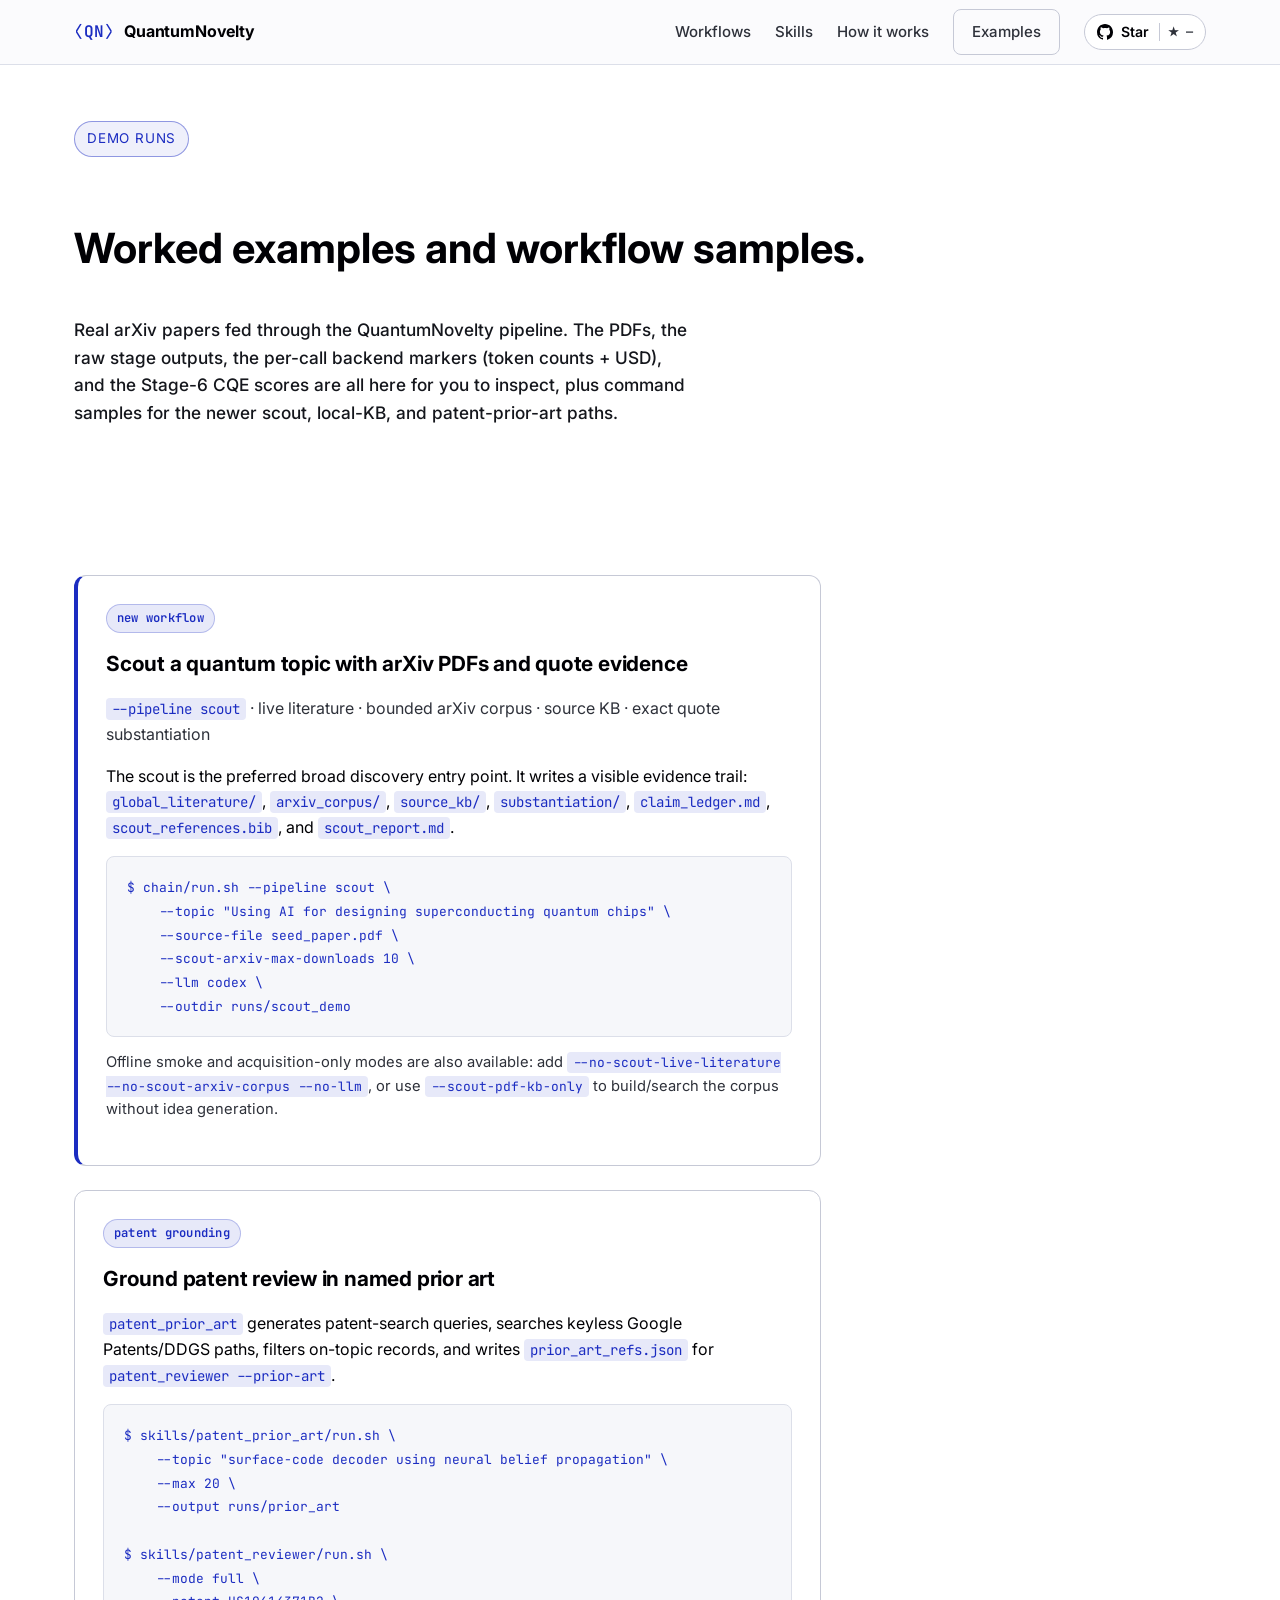
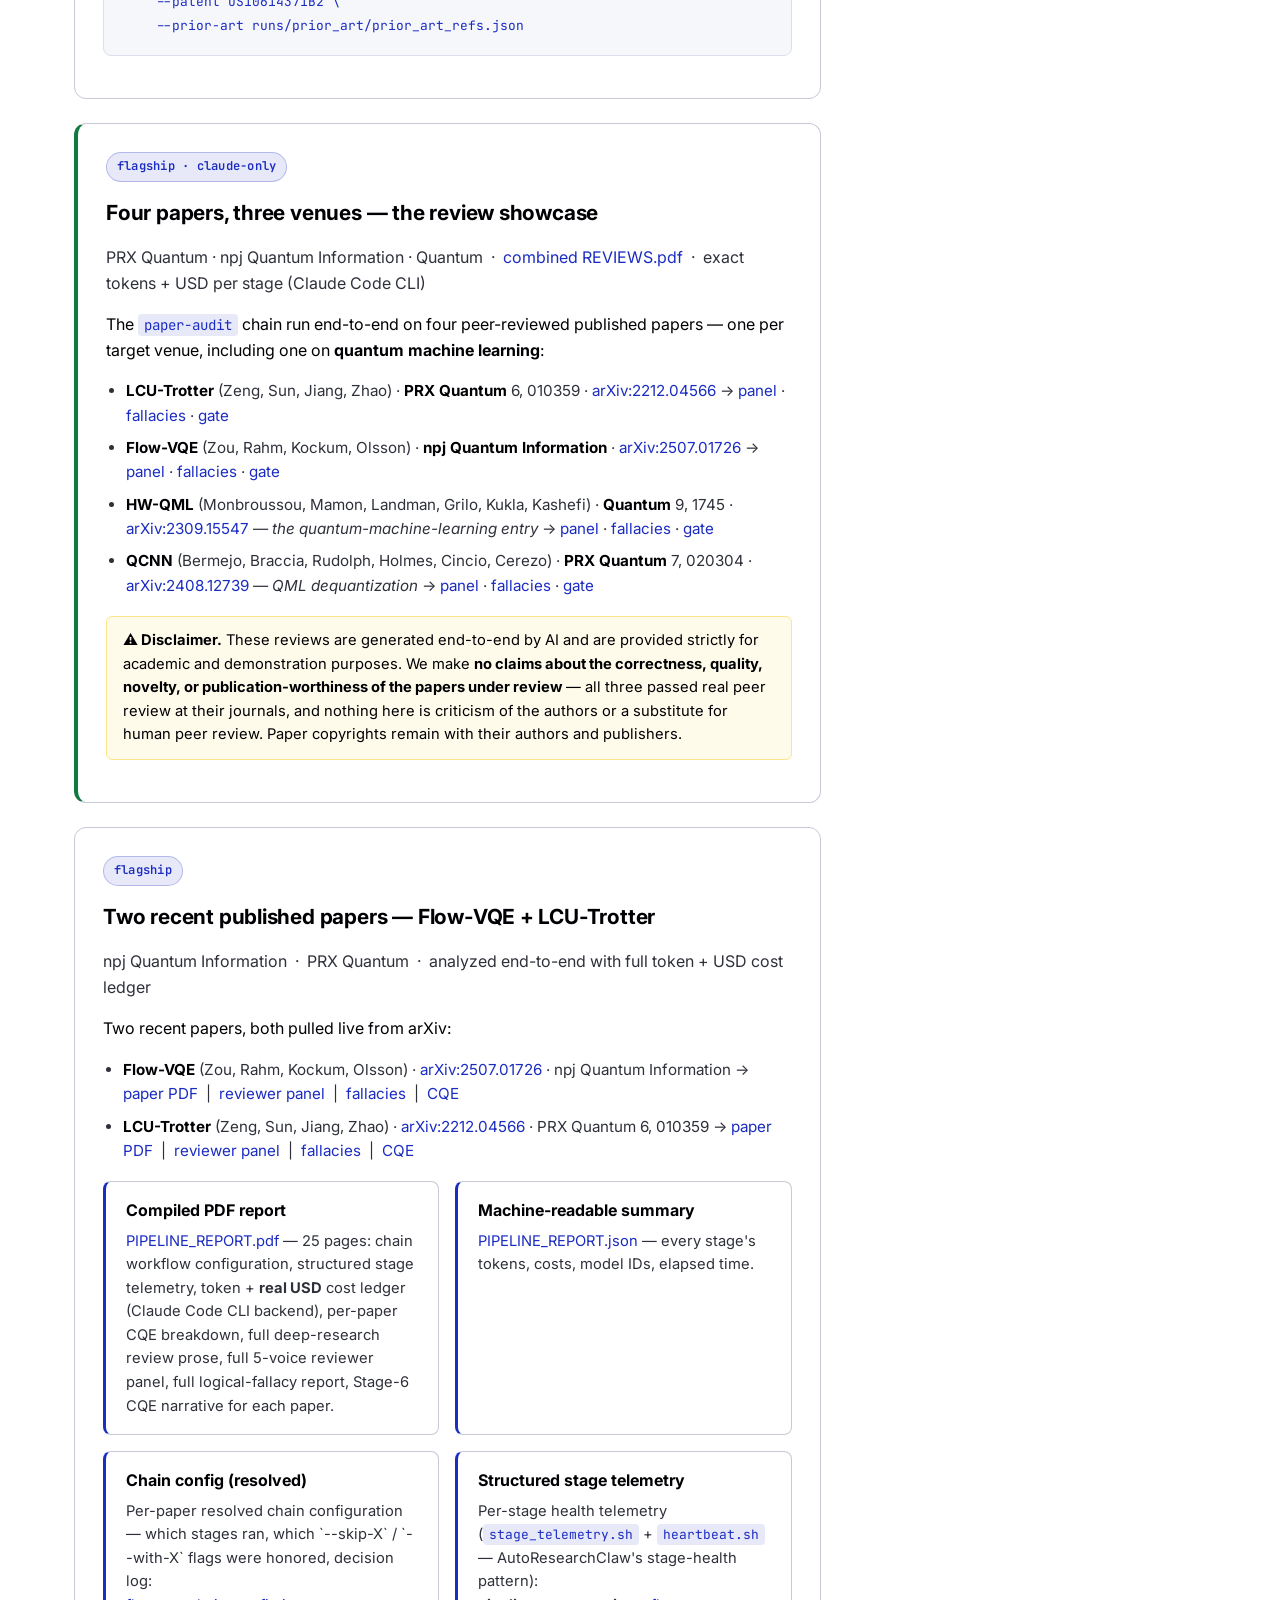
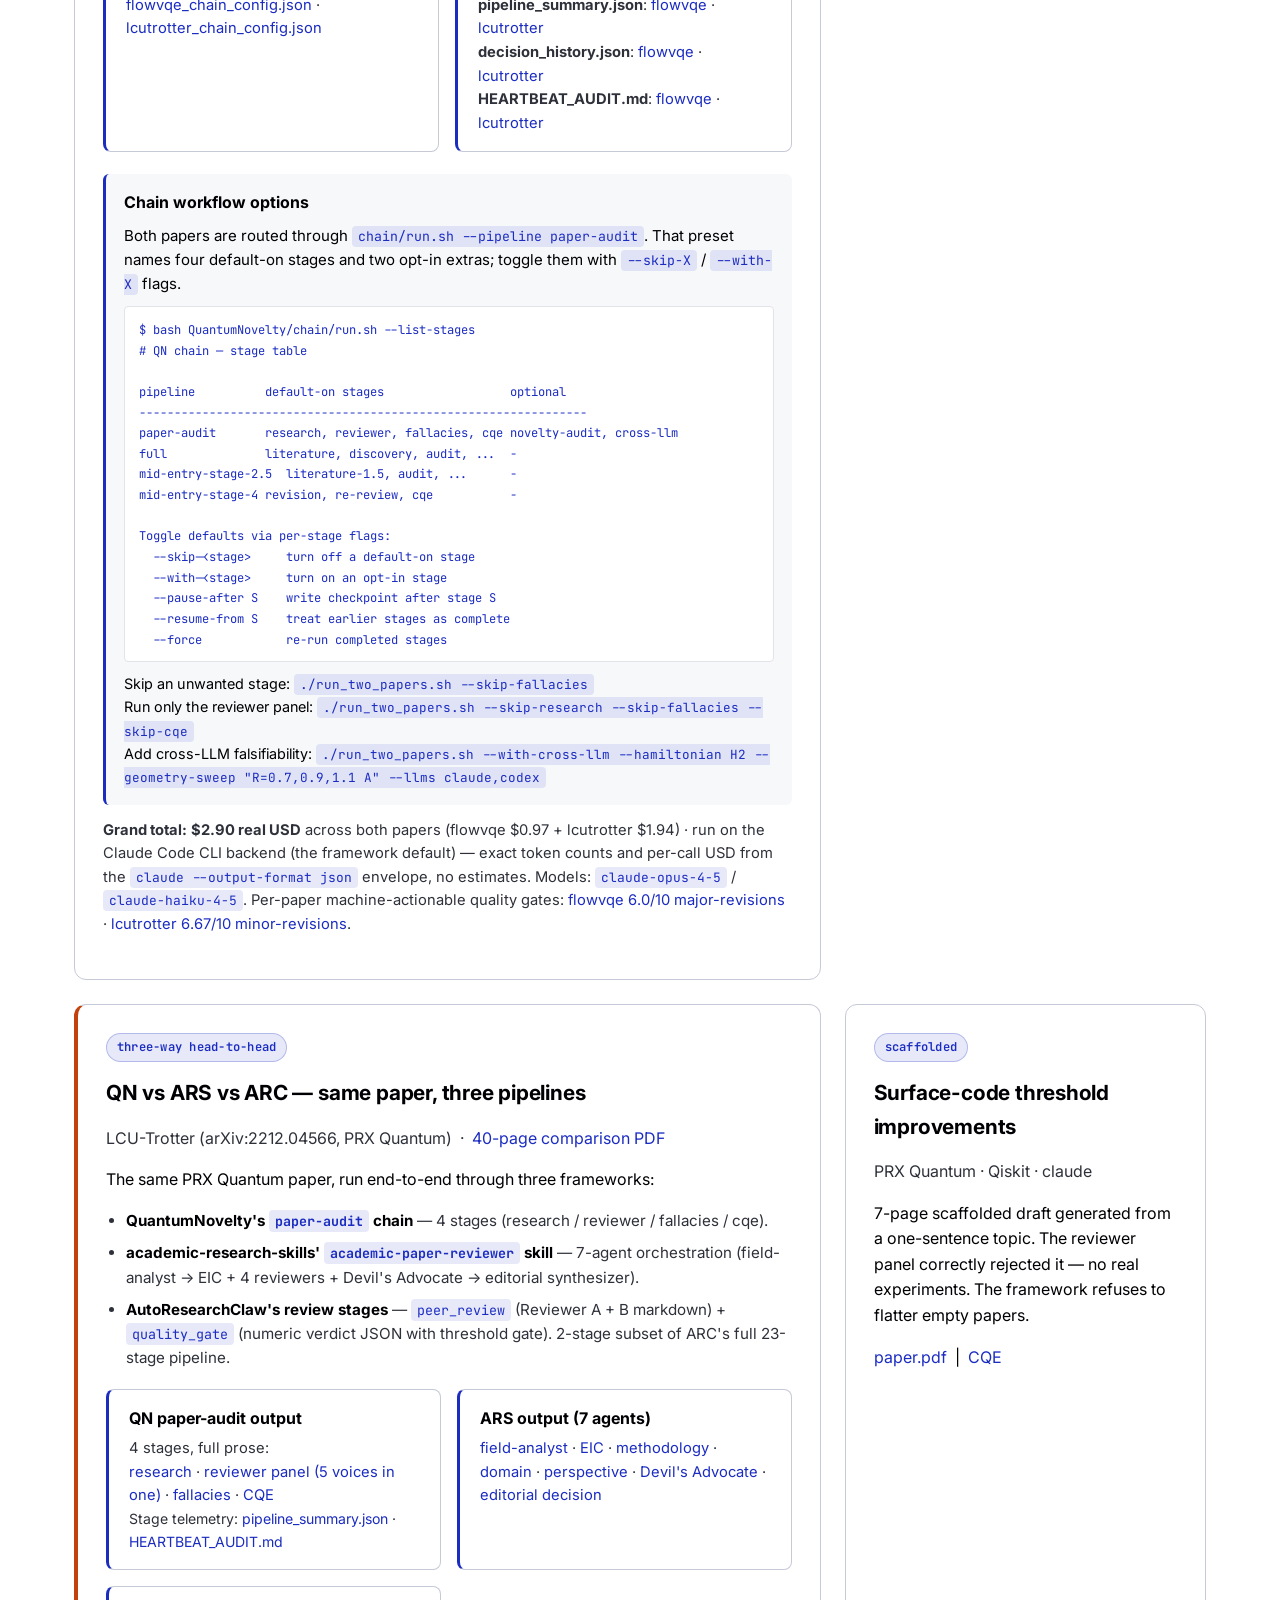
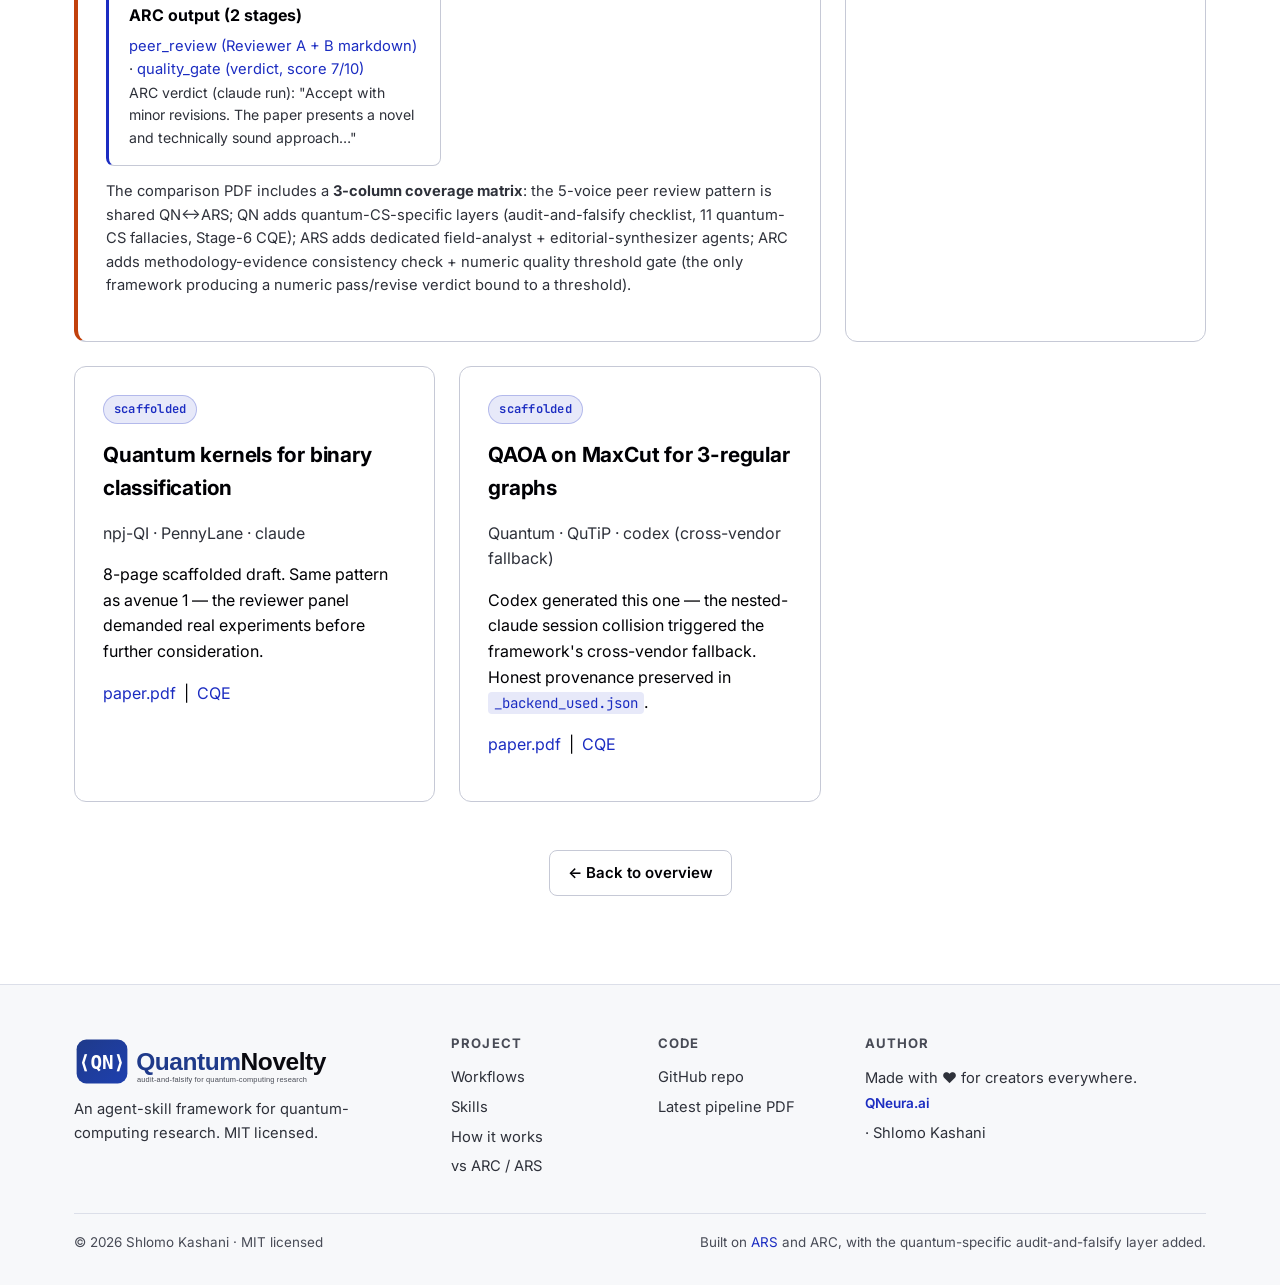
<file: examples/index.html>
<!DOCTYPE html>
<html lang="en">
<head>
<meta charset="UTF-8">
<meta name="viewport" content="width=device-width, initial-scale=1.0">
<title>Examples — QuantumNovelty</title>
<meta name="description" content="Real quantum-computing papers analyzed by QuantumNovelty end-to-end, with PDF reports and full token + USD cost ledgers.">
<link rel="icon" type="image/svg+xml" href="../assets/logo.svg">
<link rel="stylesheet" href="../assets/style.css">
<link rel="preconnect" href="https://fonts.googleapis.com">
<link rel="preconnect" href="https://fonts.gstatic.com" crossorigin>
<link href="https://fonts.googleapis.com/css2?family=Inter:wght@400;500;600;700;800&family=JetBrains+Mono:wght@400;500;600&display=swap" rel="stylesheet">
</head>
<body>
<header class="nav">
  <div class="container nav-inner">
    <a href="../" class="brand">
      <span class="brand-glyph">⟨QN⟩</span>
      <span class="brand-text">QuantumNovelty</span>
    </a>
    <nav>
      <a href="../#workflows">Workflows</a>
      <a href="../#skills">Skills</a>
      <a href="../#how">How it works</a>
      <a href="./" class="btn btn-ghost">Examples</a>
      <a href="https://github.com/BoltzmannEntropy/QuantumNovelty" class="gh-badge" target="_blank" rel="noopener">
        <svg viewBox="0 0 16 16" fill="currentColor" aria-hidden="true">
          <path d="M8 0C3.58 0 0 3.58 0 8a8 8 0 0 0 5.47 7.59c.4.07.55-.17.55-.38v-1.34c-2.23.49-2.7-1.07-2.7-1.07-.36-.92-.89-1.17-.89-1.17-.73-.5.05-.49.05-.49.81.06 1.23.83 1.23.83.72 1.22 1.87.87 2.33.66.07-.52.28-.87.51-1.07-1.78-.2-3.64-.89-3.64-3.95 0-.87.31-1.59.82-2.15-.08-.2-.36-1.01.08-2.11 0 0 .67-.21 2.2.82A7.5 7.5 0 0 1 8 4.07c.68 0 1.36.09 2 .27 1.53-1.04 2.2-.82 2.2-.82.44 1.1.16 1.91.08 2.11.51.56.82 1.28.82 2.15 0 3.07-1.87 3.75-3.65 3.95.29.25.54.73.54 1.48v2.19c0 .21.15.46.55.38A8 8 0 0 0 16 8c0-4.42-3.58-8-8-8z"/>
        </svg>
        <span>Star</span>
        <span class="stars" id="gh-stars">★ —</span>
      </a>
    </nav>
  </div>
</header>

<section class="hero" style="padding: 56px 0 32px;">
  <div class="container">
    <div class="eyebrow">Demo runs</div>
    <h1 style="font-size: clamp(1.8rem, 4vw, 2.6rem);">Worked examples and workflow samples.</h1>
    <p class="lede">
      Real arXiv papers fed through the QuantumNovelty pipeline. The PDFs,
      the raw stage outputs, the per-call backend markers (token counts +
      USD), and the Stage-6 CQE scores are all here for you to inspect, plus
      command samples for the newer scout, local-KB, and patent-prior-art paths.
    </p>
  </div>
</section>

<section class="section">
  <div class="container">
    <div class="card-grid">

      <div class="card" style="grid-column: span 2; max-width: 100%; border-left: 4px solid #1b2cc1;">
        <div class="card-tag">new workflow</div>
        <h3>Scout a quantum topic with arXiv PDFs and quote evidence</h3>
        <p class="muted"><code>--pipeline scout</code> · live literature · bounded arXiv corpus · source KB · exact quote substantiation</p>
        <p>The scout is the preferred broad discovery entry point. It writes a visible evidence trail: <code>global_literature/</code>, <code>arxiv_corpus/</code>, <code>source_kb/</code>, <code>substantiation/</code>, <code>claim_ledger.md</code>, <code>scout_references.bib</code>, and <code>scout_report.md</code>.</p>
<pre><code>$ chain/run.sh --pipeline scout \
    --topic "Using AI for designing superconducting quantum chips" \
    --source-file seed_paper.pdf \
    --scout-arxiv-max-downloads 10 \
    --llm codex \
    --outdir runs/scout_demo</code></pre>
        <p class="muted" style="font-size: 0.92em;">Offline smoke and acquisition-only modes are also available: add <code>--no-scout-live-literature --no-scout-arxiv-corpus --no-llm</code>, or use <code>--scout-pdf-kb-only</code> to build/search the corpus without idea generation.</p>
      </div>

      <div class="card" style="grid-column: span 2; max-width: 100%;">
        <div class="card-tag">patent grounding</div>
        <h3>Ground patent review in named prior art</h3>
        <p><code>patent_prior_art</code> generates patent-search queries, searches keyless Google Patents/DDGS paths, filters on-topic records, and writes <code>prior_art_refs.json</code> for <code>patent_reviewer --prior-art</code>.</p>
<pre><code>$ skills/patent_prior_art/run.sh \
    --topic "surface-code decoder using neural belief propagation" \
    --max 20 \
    --output runs/prior_art

$ skills/patent_reviewer/run.sh \
    --mode full \
    --patent US10614371B2 \
    --prior-art runs/prior_art/prior_art_refs.json</code></pre>
      </div>

      <!-- Three venues, three papers showcase -->
      <div class="card" style="grid-column: span 2; max-width: 100%; border-left: 4px solid #117a3f;">
        <div class="card-tag">flagship · claude-only</div>
        <h3>Four papers, three venues — the review showcase</h3>
        <p class="muted">PRX Quantum · npj Quantum Information · Quantum &nbsp;·&nbsp; <a href="paper_reviews/REVIEWS.pdf">combined REVIEWS.pdf</a> &nbsp;·&nbsp; exact tokens + USD per stage (Claude Code CLI)</p>

        <p>The <code>paper-audit</code> chain run end-to-end on four peer-reviewed published papers — one per target venue, including one on <b>quantum machine learning</b>:</p>
        <ul class="steps">
          <li><b>LCU-Trotter</b> (Zeng, Sun, Jiang, Zhao) · <b>PRX Quantum</b> 6, 010359 · <a href="https://arxiv.org/abs/2212.04566">arXiv:2212.04566</a> →
            <a href="paper_reviews/lcutrotter/02_reviewer_panel/review_panel.md">panel</a> ·
            <a href="paper_reviews/lcutrotter/03_fallacies/fallacy_report.md">fallacies</a> ·
            <a href="paper_reviews/lcutrotter/02_reviewer_panel/_quality_gate.json">gate</a></li>
          <li><b>Flow-VQE</b> (Zou, Rahm, Kockum, Olsson) · <b>npj Quantum Information</b> · <a href="https://arxiv.org/abs/2507.01726">arXiv:2507.01726</a> →
            <a href="paper_reviews/flowvqe/02_reviewer_panel/review_panel.md">panel</a> ·
            <a href="paper_reviews/flowvqe/03_fallacies/fallacy_report.md">fallacies</a> ·
            <a href="paper_reviews/flowvqe/02_reviewer_panel/_quality_gate.json">gate</a></li>
          <li><b>HW-QML</b> (Monbroussou, Mamon, Landman, Grilo, Kukla, Kashefi) · <b>Quantum</b> 9, 1745 · <a href="https://arxiv.org/abs/2309.15547">arXiv:2309.15547</a> — <i>the quantum-machine-learning entry</i> →
            <a href="paper_reviews/hwqml/02_reviewer_panel/review_panel.md">panel</a> ·
            <a href="paper_reviews/hwqml/03_fallacies/fallacy_report.md">fallacies</a> ·
            <a href="paper_reviews/hwqml/02_reviewer_panel/_quality_gate.json">gate</a></li>
          <li><b>QCNN</b> (Bermejo, Braccia, Rudolph, Holmes, Cincio, Cerezo) · <b>PRX Quantum</b> 7, 020304 · <a href="https://arxiv.org/abs/2408.12739">arXiv:2408.12739</a> — <i>QML dequantization</i> →
            <a href="paper_reviews/qcnn/02_reviewer_panel/review_panel.md">panel</a> ·
            <a href="paper_reviews/qcnn/03_fallacies/fallacy_report.md">fallacies</a> ·
            <a href="paper_reviews/qcnn/02_reviewer_panel/_quality_gate.json">gate</a></li>
        </ul>

        <p style="margin-top: 14px; padding: 12px 16px; background: #fffbeb; border: 1px solid #fde68a; border-radius: 6px; font-size: 0.92em;">
          <b>⚠ Disclaimer.</b> These reviews are generated end-to-end by AI and are provided strictly for academic and demonstration purposes. We make <b>no claims about the correctness, quality, novelty, or publication-worthiness of the papers under review</b> — all three passed real peer review at their journals, and nothing here is criticism of the authors or a substitute for human peer review. Paper copyrights remain with their authors and publishers.
        </p>
      </div>

      <!-- Two-paper -->
      <div class="card" style="grid-column: span 2; max-width: 100%;">
        <div class="card-tag">flagship</div>
        <h3>Two recent published papers — Flow-VQE + LCU-Trotter</h3>
        <p class="muted">npj Quantum Information &nbsp;·&nbsp; PRX Quantum &nbsp;·&nbsp; analyzed end-to-end with full token + USD cost ledger</p>

        <p>Two recent papers, both pulled live from arXiv:</p>
        <ul class="steps">
          <li>
            <b>Flow-VQE</b> (Zou, Rahm, Kockum, Olsson) ·
            <a href="https://arxiv.org/abs/2507.01726">arXiv:2507.01726</a> ·
            npj Quantum Information →
            <a href="two_paper_novelty/reports/flowvqe/flowvqe_arxiv.pdf">paper PDF</a>
            &nbsp;|&nbsp;
            <a href="two_paper_novelty/reports/flowvqe/02_reviewer_panel/review_panel.md">reviewer panel</a>
            &nbsp;|&nbsp;
            <a href="two_paper_novelty/reports/flowvqe/03_fallacies/fallacy_report.md">fallacies</a>
            &nbsp;|&nbsp;
            <a href="two_paper_novelty/reports/flowvqe/04_summary/cqe_scores.json">CQE</a>
          </li>
          <li>
            <b>LCU-Trotter</b> (Zeng, Sun, Jiang, Zhao) ·
            <a href="https://arxiv.org/abs/2212.04566">arXiv:2212.04566</a> ·
            PRX Quantum 6, 010359 →
            <a href="two_paper_novelty/reports/lcutrotter/lcutrotter_arxiv.pdf">paper PDF</a>
            &nbsp;|&nbsp;
            <a href="two_paper_novelty/reports/lcutrotter/02_reviewer_panel/review_panel.md">reviewer panel</a>
            &nbsp;|&nbsp;
            <a href="two_paper_novelty/reports/lcutrotter/03_fallacies/fallacy_report.md">fallacies</a>
            &nbsp;|&nbsp;
            <a href="two_paper_novelty/reports/lcutrotter/04_summary/cqe_scores.json">CQE</a>
          </li>
        </ul>

        <div class="callouts" style="margin-top: 16px;">
          <div class="callout">
            <h4>Compiled PDF report</h4>
            <p><a href="two_paper_novelty/PIPELINE_REPORT.pdf">PIPELINE_REPORT.pdf</a> — 25 pages: chain workflow configuration, structured stage telemetry, token + <b>real USD</b> cost ledger (Claude Code CLI backend), per-paper CQE breakdown, full deep-research review prose, full 5-voice reviewer panel, full logical-fallacy report, Stage-6 CQE narrative for each paper.</p>
          </div>
          <div class="callout">
            <h4>Machine-readable summary</h4>
            <p><a href="two_paper_novelty/PIPELINE_REPORT.json">PIPELINE_REPORT.json</a> — every stage's tokens, costs, model IDs, elapsed time.</p>
          </div>
          <div class="callout">
            <h4>Chain config (resolved)</h4>
            <p>Per-paper resolved chain configuration — which stages ran, which `--skip-X` / `--with-X` flags were honored, decision log:<br>
              <a href="two_paper_novelty/flowvqe_chain_config.json">flowvqe_chain_config.json</a> ·
              <a href="two_paper_novelty/lcutrotter_chain_config.json">lcutrotter_chain_config.json</a></p>
          </div>
          <div class="callout">
            <h4>Structured stage telemetry</h4>
            <p>Per-stage health telemetry (<code>stage_telemetry.sh</code> + <code>heartbeat.sh</code> — AutoResearchClaw's stage-health pattern):<br>
              <b>pipeline_summary.json</b>: <a href="two_paper_novelty/flowvqe_pipeline_summary.json">flowvqe</a> · <a href="two_paper_novelty/lcutrotter_pipeline_summary.json">lcutrotter</a><br>
              <b>decision_history.json</b>: <a href="two_paper_novelty/flowvqe_decision_history.json">flowvqe</a> · <a href="two_paper_novelty/lcutrotter_decision_history.json">lcutrotter</a><br>
              <b>HEARTBEAT_AUDIT.md</b>: <a href="two_paper_novelty/flowvqe_HEARTBEAT_AUDIT.md">flowvqe</a> · <a href="two_paper_novelty/lcutrotter_HEARTBEAT_AUDIT.md">lcutrotter</a>
            </p>
          </div>
        </div>

        <div style="margin-top: 22px; padding: 16px 18px; background: var(--bg-alt, #f7f8fa); border-left: 3px solid var(--accent, #1f3a8a); border-radius: 6px;">
          <h4 style="margin: 0 0 8px 0;">Chain workflow options</h4>
          <p style="margin: 0 0 10px 0; font-size: 0.94em;">
            Both papers are routed through <code>chain/run.sh --pipeline paper-audit</code>.
            That preset names four default-on stages and two opt-in extras; toggle
            them with <code>--skip-X</code> / <code>--with-X</code> flags.
          </p>
          <pre style="margin: 0; padding: 12px 14px; background: #ffffff; border: 1px solid #e2e4ea; border-radius: 4px; overflow-x: auto; font-size: 0.86em; line-height: 1.5;"><code>$ bash QuantumNovelty/chain/run.sh --list-stages
# QN chain — stage table

pipeline          default-on stages                  optional
----------------------------------------------------------------
paper-audit       research, reviewer, fallacies, cqe novelty-audit, cross-llm
full              literature, discovery, audit, ...  -
mid-entry-stage-2.5  literature-1.5, audit, ...      -
mid-entry-stage-4 revision, re-review, cqe           -

Toggle defaults via per-stage flags:
  --skip-&lt;stage&gt;     turn off a default-on stage
  --with-&lt;stage&gt;     turn on an opt-in stage
  --pause-after S    write checkpoint after stage S
  --resume-from S    treat earlier stages as complete
  --force            re-run completed stages</code></pre>
          <p style="margin: 10px 0 0 0; font-size: 0.9em;">
            Skip an unwanted stage: <code>./run_two_papers.sh --skip-fallacies</code><br>
            Run only the reviewer panel: <code>./run_two_papers.sh --skip-research --skip-fallacies --skip-cqe</code><br>
            Add cross-LLM falsifiability: <code>./run_two_papers.sh --with-cross-llm --hamiltonian H2 --geometry-sweep "R=0.7,0.9,1.1 A" --llms claude,codex</code>
          </p>
        </div>

        <p class="muted" style="margin-top: 14px; font-size: 0.92em;">
          <b>Grand total:</b> <b>$2.90 real USD</b> across both papers (flowvqe $0.97 + lcutrotter $1.94) · run on the Claude Code CLI backend (the framework default) — exact token counts and per-call USD from the <code>claude --output-format json</code> envelope, no estimates. Models: <code>claude-opus-4-5</code> / <code>claude-haiku-4-5</code>. Per-paper machine-actionable quality gates: <a href="two_paper_novelty/flowvqe_quality_gate.json">flowvqe 6.0/10 major-revisions</a> · <a href="two_paper_novelty/lcutrotter_quality_gate.json">lcutrotter 6.67/10 minor-revisions</a>.
        </p>
      </div>

      <!-- QN vs ARS vs ARC three-way -->
      <div class="card" style="grid-column: span 2; max-width: 100%; border-left: 4px solid #c2410c;">
        <div class="card-tag">three-way head-to-head</div>
        <h3>QN vs ARS vs ARC — same paper, three pipelines</h3>
        <p class="muted">LCU-Trotter (arXiv:2212.04566, PRX Quantum) &nbsp;·&nbsp; <a href="compare_qn_vs_ars_vs_arc/COMPARE_REPORT.pdf">40-page comparison PDF</a></p>

        <p>The same PRX Quantum paper, run end-to-end through three frameworks:</p>
        <ul class="steps">
          <li><b>QuantumNovelty's <code>paper-audit</code> chain</b> — 4 stages (research / reviewer / fallacies / cqe).</li>
          <li><b>academic-research-skills' <code>academic-paper-reviewer</code> skill</b> — 7-agent orchestration (field-analyst → EIC + 4 reviewers + Devil's Advocate → editorial synthesizer).</li>
          <li><b>AutoResearchClaw's review stages</b> — <code>peer_review</code> (Reviewer A + B markdown) + <code>quality_gate</code> (numeric verdict JSON with threshold gate). 2-stage subset of ARC's full 23-stage pipeline.</li>
        </ul>

        <div class="callouts" style="margin-top: 16px;">
          <div class="callout">
            <h4>QN paper-audit output</h4>
            <p>4 stages, full prose:<br>
              <a href="compare_qn_vs_ars_vs_arc/qn/01_research_review/research_quality_review.md">research</a> ·
              <a href="compare_qn_vs_ars_vs_arc/qn/02_reviewer_panel/review_panel.md">reviewer panel (5 voices in one)</a> ·
              <a href="compare_qn_vs_ars_vs_arc/qn/03_fallacies/fallacy_report.md">fallacies</a> ·
              <a href="compare_qn_vs_ars_vs_arc/qn/04_summary/process_summary.md">CQE</a>
            </p>
            <p class="muted" style="font-size: 0.88em;">Stage telemetry: <a href="compare_qn_vs_ars_vs_arc/qn/pipeline_summary.json">pipeline_summary.json</a> · <a href="compare_qn_vs_ars_vs_arc/qn/HEARTBEAT_AUDIT.md">HEARTBEAT_AUDIT.md</a></p>
          </div>
          <div class="callout">
            <h4>ARS output (7 agents)</h4>
            <p>
              <a href="compare_qn_vs_ars_vs_arc/ars/00_reviewer_config.md">field-analyst</a> ·
              <a href="compare_qn_vs_ars_vs_arc/ars/01_eic_review_card.md">EIC</a> ·
              <a href="compare_qn_vs_ars_vs_arc/ars/02_methodology_review_card.md">methodology</a> ·
              <a href="compare_qn_vs_ars_vs_arc/ars/03_domain_review_card.md">domain</a> ·
              <a href="compare_qn_vs_ars_vs_arc/ars/04_perspective_review_card.md">perspective</a> ·
              <a href="compare_qn_vs_ars_vs_arc/ars/05_devils_advocate_review_card.md">Devil's Advocate</a> ·
              <a href="compare_qn_vs_ars_vs_arc/ars/06_editorial_decision_letter.md">editorial decision</a>
            </p>
          </div>
          <div class="callout">
            <h4>ARC output (2 stages)</h4>
            <p>
              <a href="compare_qn_vs_ars_vs_arc/arc/01_peer_review.md">peer_review (Reviewer A + B markdown)</a> ·
              <a href="compare_qn_vs_ars_vs_arc/arc/02_quality_gate.json">quality_gate (verdict, score 7/10)</a>
            </p>
            <p class="muted" style="font-size: 0.88em;">ARC verdict (claude run): "Accept with minor revisions. The paper presents a novel and technically sound approach…"</p>
          </div>
        </div>

        <p class="muted" style="margin-top: 14px; font-size: 0.92em;">
          The comparison PDF includes a <b>3-column coverage matrix</b>: the 5-voice peer review pattern is shared QN↔ARS; QN adds quantum-CS-specific layers (audit-and-falsify checklist, 11 quantum-CS fallacies, Stage-6 CQE); ARS adds dedicated field-analyst + editorial-synthesizer agents; ARC adds methodology-evidence consistency check + numeric quality threshold gate (the only framework producing a numeric pass/revise verdict bound to a threshold).
        </p>
      </div>


      <!-- Avenue 01 -->
      <div class="card">
        <div class="card-tag">scaffolded</div>
        <h3>Surface-code threshold improvements</h3>
        <p class="muted">PRX Quantum · Qiskit · claude</p>
        <p>7-page scaffolded draft generated from a one-sentence topic. The reviewer panel correctly rejected it — no real experiments. The framework refuses to flatter empty papers.</p>
        <p>
          <a href="avenues/01_qec/paper.pdf">paper.pdf</a>
          &nbsp;|&nbsp;
          <a href="avenues/01_qec/cqe_scores.json">CQE</a>
        </p>
      </div>

      <!-- Avenue 02 -->
      <div class="card">
        <div class="card-tag">scaffolded</div>
        <h3>Quantum kernels for binary classification</h3>
        <p class="muted">npj-QI · PennyLane · claude</p>
        <p>8-page scaffolded draft. Same pattern as avenue 1 — the reviewer panel demanded real experiments before further consideration.</p>
        <p>
          <a href="avenues/02_qml/paper.pdf">paper.pdf</a>
          &nbsp;|&nbsp;
          <a href="avenues/02_qml/cqe_scores.json">CQE</a>
        </p>
      </div>

      <!-- Avenue 03 -->
      <div class="card">
        <div class="card-tag">scaffolded</div>
        <h3>QAOA on MaxCut for 3-regular graphs</h3>
        <p class="muted">Quantum · QuTiP · codex (cross-vendor fallback)</p>
        <p>Codex generated this one — the nested-claude session collision triggered the framework's cross-vendor fallback. Honest provenance preserved in <code>_backend_used.json</code>.</p>
        <p>
          <a href="avenues/03_qaoa/paper.pdf">paper.pdf</a>
          &nbsp;|&nbsp;
          <a href="avenues/03_qaoa/cqe_scores.json">CQE</a>
        </p>
      </div>

    </div>

    <div style="margin-top: 48px; text-align: center;">
      <a href="../" class="btn btn-ghost">← Back to overview</a>
    </div>
  </div>
</section>

<footer class="footer">
  <div class="container">
    <div class="footer-inner">
      <div class="footer-col">
        <a href="../"><img src="../assets/logo.svg" alt="QuantumNovelty"
             style="width: 280px; max-width: 100%; display: block; margin-bottom: 6px;"/></a>
        <p class="muted">An agent-skill framework for quantum-computing research. MIT licensed.</p>
      </div>
      <div class="footer-col">
        <h5>Project</h5>
        <a href="../#workflows">Workflows</a>
        <a href="../#skills">Skills</a>
        <a href="../#how">How it works</a>
        <a href="../#contributions">vs ARC / ARS</a>
      </div>
      <div class="footer-col">
        <h5>Code</h5>
        <a href="https://github.com/BoltzmannEntropy/QuantumNovelty" target="_blank" rel="noopener">GitHub repo</a>
        <a href="two_paper_novelty/PIPELINE_REPORT.pdf">Latest pipeline PDF</a>
      </div>
      <div class="footer-col">
        <h5>Author</h5>
        <p class="made-with">Made with ♥ for creators everywhere.<br>
          <a href="https://qneura.ai/apps.html" target="_blank" rel="noopener">QNeura.ai</a> · Shlomo Kashani</p>
      </div>
    </div>
    <div class="footer-bottom">
      <span>© 2026 Shlomo Kashani · MIT licensed</span>
      <span>Built on <a href="https://github.com/imbad0202/academic-research-skills" target="_blank" rel="noopener">ARS</a> and ARC, with the quantum-specific audit-and-falsify layer added.</span>
    </div>
  </div>
</footer>

<script>
(function(){
  fetch('https://api.github.com/repos/BoltzmannEntropy/QuantumNovelty')
    .then(r => r.ok ? r.json() : null)
    .then(d => {
      if (!d) return;
      var el = document.getElementById('gh-stars');
      if (el && typeof d.stargazers_count === 'number') {
        el.textContent = '★ ' + d.stargazers_count;
      }
    })
    .catch(function(){});
})();
</script>
</body>
</html>
</file>
<file: assets/style.css>
/* QuantumNovelty — landing page styling.
   Bright theme, quantum-flavoured accents, original layout. */

:root {
  --bg:           #ffffff;          /* pure white */
  --bg-alt:       #f7f8fa;          /* near-white for section bands */
  --bg-card:      #ffffff;
  --fg:           #000004;          /* true black for max contrast */
  --fg-body:      #14161c;          /* body */
  --fg-muted:     #2e313a;          /* secondary — dark enough to read at a glance */
  --fg-dim:       #484b56;          /* tertiary — still clearly legible */
  --accent:       #1b2cc1;          /* vivid ultramarine — strong pop on white */
  --accent-hover: #141fa0;
  --accent-soft:  #e9ecfc;          /* very light tint of accent for badges */
  --accent-2:     #1b2cc1;          /* same — keep one accent throughout */
  --accent-3:     #1b2cc1;
  --positive:     #0d6b36;          /* small "ok" green only where semantic */
  --border:       #c6c9d6;
  --border-soft:  #dcdfe9;
  --code-bg:      #f6f7fa;
  --code-fg:      #0a0a0f;
  --code-comment: #6b7280;
  --code-string:  #117a3f;
  --shadow-1:     0 1px 2px rgba(15, 23, 42, 0.04), 0 4px 14px rgba(15, 23, 42, 0.06);
  --shadow-2:     0 2px 4px rgba(15, 23, 42, 0.04), 0 12px 32px rgba(15, 23, 42, 0.10);
  --r:            12px;
  --r-sm:         8px;
}

* { box-sizing: border-box; }
html { scroll-behavior: smooth; }

body {
  margin: 0;
  background: var(--bg);
  color: var(--fg);
  font-family: 'Inter', -apple-system, BlinkMacSystemFont, system-ui, sans-serif;
  line-height: 1.6;
  font-size: 16px;
  -webkit-font-smoothing: antialiased;
  text-rendering: optimizeLegibility;
}

a { color: var(--accent-2); text-decoration: none; }
a:hover { color: var(--accent); }

code, pre {
  font-family: 'JetBrains Mono', 'Monaco', 'Menlo', monospace;
  font-size: 0.92em;
}
pre {
  background: var(--code-bg);
  color: var(--code-fg);
  padding: 18px 20px;
  border-radius: var(--r-sm);
  border: 1px solid var(--border-soft);
  overflow-x: auto;
  line-height: 1.6;
}
pre code { background: transparent; padding: 0; border: 0; }
code {
  background: rgba(27, 44, 193, 0.10);
  color: var(--accent);
  padding: 2px 6px;
  border-radius: 4px;
  font-size: 0.88em;
}
.c { color: var(--code-comment); }
.s { color: var(--code-string); }

.container {
  max-width: 1180px;
  margin: 0 auto;
  padding: 0 24px;
}

/* ---------- nav ---------- */
.nav {
  position: sticky;
  top: 0;
  z-index: 10;
  background: rgba(251, 251, 253, 0.88);
  backdrop-filter: blur(12px);
  -webkit-backdrop-filter: blur(12px);
  border-bottom: 1px solid var(--border-soft);
}
.nav-inner {
  display: flex;
  align-items: center;
  justify-content: space-between;
  height: 64px;
}
.brand {
  display: inline-flex;
  align-items: center;
  gap: 10px;
  color: var(--fg);
  font-weight: 700;
}
.brand-glyph {
  font-family: 'JetBrains Mono', monospace;
  color: var(--accent);
  font-weight: 600;
}
.brand-text { letter-spacing: -0.01em; }
.nav nav {
  display: flex;
  align-items: center;
  gap: 24px;
}
.nav nav a {
  color: var(--fg-muted);
  font-size: 0.94em;
  font-weight: 500;
}
.nav nav a:hover { color: var(--fg); }

/* GitHub badge in nav */
.gh-badge {
  display: inline-flex;
  align-items: center;
  gap: 8px;
  padding: 6px 12px;
  border-radius: 999px;
  border: 1px solid var(--border);
  background: var(--bg-card);
  color: var(--fg) !important;
  font-size: 0.88em !important;
  font-weight: 600 !important;
  transition: all 0.15s ease;
}
.gh-badge:hover { border-color: var(--accent); transform: translateY(-1px); }
.gh-badge svg { width: 16px; height: 16px; }
.gh-badge .stars {
  font-family: 'JetBrains Mono', monospace;
  color: var(--fg-muted);
  font-size: 0.84em;
  padding-left: 8px;
  border-left: 1px solid var(--border);
  margin-left: 2px;
}

.btn {
  display: inline-flex;
  align-items: center;
  gap: 8px;
  padding: 10px 18px;
  border-radius: var(--r-sm);
  font-weight: 600;
  font-size: 0.94em;
  border: 1px solid var(--border);
  background: var(--bg-card);
  color: var(--fg);
  transition: all 0.15s ease;
}
.btn:hover { transform: translateY(-1px); border-color: var(--accent); }
.btn-primary {
  background: var(--accent);
  border-color: var(--accent);
  color: #fff;
  box-shadow: var(--shadow-1);
}
.btn-primary:hover {
  color: #fff;
  background: var(--accent-hover);
  border-color: var(--accent-hover);
  box-shadow: 0 4px 14px rgba(31, 58, 138, 0.25);
}
.btn-ghost { background: transparent; }

/* ---------- hero (eye-catching variant) ---------- */
.hero {
  position: relative;
  padding: 80px 0 88px;
  overflow: hidden;
  isolation: isolate;
}

/* background decoration removed — flat white for maximum text contrast */

/* centered hero variant */
.hero-center {
  text-align: center;
  max-width: 820px;
  padding-top: 24px;
}
.hero-logo {
  display: inline-flex;
  align-items: baseline;
  gap: 10px;
  margin-bottom: 8px;
  font-family: 'JetBrains Mono', monospace;
  font-size: 1.5rem;
  font-weight: 700;
  color: var(--fg);
}
.hero-logo .brand-glyph {
  color: var(--accent);
}
.hero-tagline {
  font-family: 'JetBrains Mono', monospace;
  font-style: italic;
  color: var(--fg-muted);
  font-size: 0.95em;
  margin-bottom: 36px;
}
.hero-center .display {
  margin: 0 auto 22px auto;
  max-width: none;
  text-align: center;
}
.hero-feature-line {
  max-width: 760px;
  margin: 0 auto 22px auto;
  color: var(--accent);
  font-size: 1.35rem;
  font-weight: 800;
  line-height: 1.35;
}
.hero-center .lede {
  margin: 0 auto 14px auto;
  text-align: center;
  max-width: 62ch;
}
.lede-aside {
  font-size: 0.96em;
  color: var(--fg-muted);
  font-style: italic;
  max-width: 60ch;
  margin: 0 auto 32px auto;
}
.cta-center { justify-content: center; }
.btn-outline {
  background: transparent;
  border: 1px solid var(--fg);
  color: var(--fg);
}
.btn-outline:hover { background: var(--fg); color: var(--bg); border-color: var(--fg); }
.btn-outline svg { color: currentColor; }
.hero-stats-center { justify-content: center; }

/* legacy grid + panel kept for fallback but unused */
.hero-grid { display: none; }
.hero-panel { display: none; }
.live-tag { display: none; }

/* live tag — replaces the old eyebrow */
.live-tag {
  display: inline-flex;
  align-items: center;
  gap: 10px;
  padding: 7px 14px 7px 12px;
  border-radius: 999px;
  border: 1px solid var(--border);
  background: var(--bg-card);
  color: var(--fg-muted);
  font-size: 0.86em;
  font-weight: 500;
  margin-bottom: 28px;
  box-shadow: var(--shadow-1);
}
.live-tag a { color: var(--accent); font-weight: 600; }
.live-sep { color: var(--fg-dim); }
.pulse-dot {
  width: 8px;
  height: 8px;
  border-radius: 50%;
  background: #1bc782;
  position: relative;
  flex-shrink: 0;
}
.pulse-dot::after {
  content: '';
  position: absolute;
  inset: -4px;
  border-radius: 50%;
  background: rgba(27, 199, 130, 0.4);
  animation: pulse 2.2s ease-out infinite;
}
@keyframes pulse {
  0%   { transform: scale(0.6); opacity: 0.9; }
  100% { transform: scale(1.8); opacity: 0; }
}

/* display heading — sized to fit comfortably; respects column width */
.display {
  font-size: clamp(2rem, 4.4vw, 3.4rem);
  line-height: 1.08;
  letter-spacing: -0.025em;
  font-weight: 800;
  margin: 0 0 22px 0;
  color: var(--fg);
  max-width: 18ch;
  hyphens: none;
  word-break: keep-all;
}
.grad-text {
  color: var(--accent);
  font-weight: 800;
}

.lede {
  font-size: 1.08em;
  color: var(--fg-body);
  font-weight: 500;
  max-width: 56ch;
  margin: 0 0 28px 0;
}

.cta-row { display: flex; gap: 12px; margin-bottom: 36px; flex-wrap: wrap; }

.btn-primary svg {
  transition: transform 0.2s ease;
}
.btn-primary:hover svg { transform: translateX(3px); }

.hero-stats {
  display: flex;
  gap: 32px;
  flex-wrap: wrap;
}
.hero-stats > div { display: flex; flex-direction: column; }
.hero-stats strong {
  font-size: 1.7em;
  font-weight: 700;
  color: var(--accent);
  font-family: 'JetBrains Mono', monospace;
}
.hero-stats span {
  font-size: 0.78em;
  color: var(--fg-muted);
  font-weight: 600;
  text-transform: uppercase;
  letter-spacing: 0.08em;
  margin-top: 2px;
}

/* hero panel — terminal preview + skill marquee */
.hero-panel {
  position: relative;
  min-width: 0;
}

.terminal {
  background: var(--bg-card);
  border: 1px solid var(--border);
  border-radius: var(--r);
  overflow: hidden;
  box-shadow: var(--shadow-2);
  position: relative;
}
.terminal::before {
  content: '';
  position: absolute;
  inset: 0;
  border-radius: var(--r);
  padding: 1px;
  background: linear-gradient(135deg, var(--accent) 0%, transparent 50%, var(--accent-2) 100%);
  -webkit-mask:
    linear-gradient(#000 0 0) content-box,
    linear-gradient(#000 0 0);
  -webkit-mask-composite: xor;
          mask-composite: exclude;
  opacity: 0.3;
  pointer-events: none;
}
.terminal-head {
  display: flex;
  align-items: center;
  gap: 8px;
  padding: 12px 16px;
  background: var(--bg-alt);
  border-bottom: 1px solid var(--border-soft);
}
.tdot {
  width: 11px; height: 11px; border-radius: 50%;
}
.tdot-r { background: #ff5f57; }
.tdot-y { background: #febc2e; }
.tdot-g { background: #28c840; }
.terminal-title {
  margin-left: 10px;
  font-family: 'JetBrains Mono', monospace;
  font-size: 0.78em;
  color: var(--fg-dim);
  letter-spacing: 0.02em;
}
.terminal-body {
  padding: 0;
}
.terminal-body pre {
  margin: 0;
  background: var(--bg-card);
  border: 0;
  border-radius: 0;
  padding: 18px 22px;
  font-size: 0.82em;
  line-height: 1.7;
  color: var(--code-fg);
}
.terminal-body .ok { color: #1bc782; }
.terminal-body .k  { color: var(--accent-2); }
.cursor {
  display: inline-block;
  color: var(--accent);
  animation: blink 1.1s steps(2) infinite;
  font-weight: 700;
}
@keyframes blink {
  50% { opacity: 0; }
}

/* skill marquee */
.marquee {
  margin-top: 18px;
  background: var(--bg-card);
  border: 1px solid var(--border);
  border-radius: 999px;
  padding: 10px 0;
  overflow: hidden;
  position: relative;
}
.marquee::before, .marquee::after {
  content: '';
  position: absolute;
  top: 0; bottom: 0; width: 64px;
  z-index: 2;
  pointer-events: none;
}
.marquee::before { left: 0; background: linear-gradient(to right, var(--bg-card), transparent); }
.marquee::after  { right: 0; background: linear-gradient(to left,  var(--bg-card), transparent); }
.marquee-track {
  display: inline-flex;
  gap: 28px;
  animation: marquee 38s linear infinite;
  white-space: nowrap;
}
.marquee-track span {
  font-family: 'JetBrains Mono', monospace;
  font-size: 0.86em;
  color: var(--fg-muted);
  letter-spacing: -0.01em;
}
@keyframes marquee {
  from { transform: translateX(0); }
  to   { transform: translateX(-50%); }
}

/* eyebrow — keep for other sections */
.eyebrow {
  display: inline-block;
  font-size: 0.84em;
  letter-spacing: 0.06em;
  text-transform: uppercase;
  color: var(--accent-2);
  border: 1px solid rgba(27, 44, 193, 0.45);
  padding: 6px 12px;
  border-radius: 999px;
  background: rgba(27, 44, 193, 0.07);
  margin-bottom: 24px;
}

@media (max-width: 980px) {
  .hero-grid { grid-template-columns: 1fr; gap: 36px; }
  .hero-panel { order: 2; }
  .orb-2 { display: none; }
}
@media (prefers-reduced-motion: reduce) {
  .orb, .grad-text, .pulse-dot::after, .cursor, .marquee-track {
    animation: none !important;
  }
}

/* ---------- sections ---------- */
.section { padding: 88px 0; }
.section-alt { background: var(--bg-alt); border-top: 1px solid var(--border-soft); border-bottom: 1px solid var(--border-soft); }
.section-head { margin-bottom: 48px; max-width: 720px; }
.patent-flow-head { margin-top: 56px; }
.section-head h2 {
  font-size: clamp(1.8rem, 3.5vw, 2.4rem);
  margin: 12px 0 12px 0;
  letter-spacing: -0.015em;
  color: var(--fg);
}
.muted { color: var(--fg-muted); }

/* ---------- card grid ---------- */
.card-grid { display: grid; gap: 24px; grid-template-columns: repeat(auto-fit, minmax(280px, 1fr)); }
.card-grid.two-up { grid-template-columns: repeat(auto-fit, minmax(360px, 1fr)); }
.card {
  background: var(--bg-card);
  border: 1px solid var(--border);
  border-radius: var(--r);
  padding: 28px;
  position: relative;
  transition: all 0.15s ease;
}
.card:hover { border-color: var(--accent); box-shadow: var(--shadow-1); }
.card h3 { margin: 4px 0 10px 0; font-size: 1.3em; letter-spacing: -0.01em; color: var(--fg); }
.card .card-tag {
  /* In normal flow above the title — absolute top-right positioning
     overlapped long h3 titles. */
  display: inline-block;
  margin-bottom: 10px;
  font-family: 'JetBrains Mono', monospace;
  font-size: 0.76em;
  font-weight: 600;
  color: var(--accent);
  background: rgba(27, 44, 193, 0.10);
  border: 1px solid rgba(27, 44, 193, 0.25);
  padding: 4px 10px;
  border-radius: 999px;
  letter-spacing: 0.02em;
}
.steps { margin: 14px 0 18px 0; padding-left: 20px; }
.steps li { margin-bottom: 8px; color: var(--fg-muted); font-size: 0.95em; }
.steps li b { color: var(--fg); }
.code-snip {
  margin-top: 14px;
  background: var(--code-bg);
  border-radius: var(--r-sm);
  border: 1px solid var(--border-soft);
}
.code-snip pre { background: transparent; border: 0; padding: 14px 16px; font-size: 0.85em; }

/* ---------- skill grid ---------- */
.skill-grid {
  display: grid;
  gap: 18px;
  grid-template-columns: repeat(auto-fit, minmax(260px, 1fr));
}
.skill {
  background: var(--bg-card);
  border: 1px solid var(--border);
  border-radius: var(--r-sm);
  padding: 20px 22px;
  position: relative;
  transition: border-color 0.15s ease;
}
.skill:hover { border-color: var(--accent); }
.skill h4 {
  font-family: 'JetBrains Mono', monospace;
  font-weight: 600;
  font-size: 1.02em;
  margin: 0 0 8px 0;
  color: var(--accent);
}
.skill p { margin: 8px 0 0 0; color: var(--fg-muted); font-size: 0.9em; }
.badge {
  display: inline-block;
  font-size: 0.74em;
  padding: 2px 8px;
  border-radius: 999px;
  border: 1px solid var(--border);
  color: var(--fg-muted);
  font-weight: 600;
  letter-spacing: 0.02em;
  text-transform: uppercase;
}
.badge-marquee { color: var(--accent); border-color: var(--border); background: var(--accent-soft); }
.badge-quantum { color: var(--fg-body); border-color: var(--border); background: var(--bg-alt); }

/* ---------- pipeline ---------- */
.pipeline {
  display: grid;
  gap: 12px;
  grid-template-columns: repeat(auto-fit, minmax(170px, 1fr));
  margin-bottom: 36px;
}
.stage {
  background: var(--bg-card);
  border: 1px solid var(--border);
  border-radius: var(--r-sm);
  padding: 20px;
  position: relative;
  transition: border-color 0.15s ease;
}
.stage:hover { border-color: var(--accent); }
.stage-num {
  font-family: 'JetBrains Mono', monospace;
  font-size: 0.84em;
  font-weight: 700;
  color: var(--accent);
  width: 28px;
  height: 28px;
  display: inline-flex;
  align-items: center;
  justify-content: center;
  border: 1px solid rgba(27, 44, 193, 0.45);
  border-radius: 50%;
  margin-bottom: 12px;
  background: rgba(27, 44, 193, 0.08);
}
.stage h4 { margin: 0 0 6px 0; font-size: 1em; color: var(--fg); }
.stage p { margin: 0; color: var(--fg-muted); font-size: 0.86em; }

.callouts {
  display: grid;
  gap: 16px;
  grid-template-columns: repeat(auto-fit, minmax(280px, 1fr));
  margin-top: 28px;
}
.callout {
  background: var(--bg-card);
  border: 1px solid var(--border);
  border-left: 3px solid var(--accent);
  border-radius: var(--r-sm);
  padding: 16px 20px;
}
.callout h4 { margin: 0 0 6px 0; font-size: 1em; color: var(--fg); }
.callout p { margin: 0; color: var(--fg-muted); font-size: 0.92em; }

/* ---------- diff grid ---------- */
.diff-grid {
  display: grid;
  gap: 18px;
  grid-template-columns: repeat(auto-fit, minmax(300px, 1fr));
  margin-bottom: 36px;
}
.diff {
  background: var(--bg-card);
  border: 1px solid var(--border);
  border-radius: var(--r-sm);
  padding: 22px 24px;
  transition: border-color 0.15s ease;
}
.diff:hover { border-color: var(--accent); }
.diff h4 {
  margin: 0 0 8px 0;
  font-size: 1.05em;
  color: var(--accent-2);
}
.diff p { margin: 0; color: var(--fg-muted); font-size: 0.92em; }

.provenance {
  background: var(--bg-card);
  border: 1px solid var(--border);
  border-radius: var(--r-sm);
  padding: 22px 26px;
}
.prov-row {
  display: flex;
  gap: 20px;
  padding: 10px 0;
  border-bottom: 1px solid var(--border-soft);
  font-size: 0.94em;
}
.prov-row:last-child { border-bottom: 0; }
.prov-label {
  font-family: 'JetBrains Mono', monospace;
  color: var(--accent);
  min-width: 110px;
  font-weight: 600;
}

/* ---------- get started ---------- */
.getstarted {
  display: grid;
  gap: 18px;
  margin-bottom: 32px;
}
.gs-step {
  display: grid;
  grid-template-columns: 64px 1fr;
  gap: 18px;
  align-items: start;
  background: var(--bg-card);
  border: 1px solid var(--border);
  border-radius: var(--r-sm);
  padding: 22px;
}
.gs-num {
  font-family: 'JetBrains Mono', monospace;
  font-size: 1.4em;
  font-weight: 700;
  color: var(--accent);
  width: 48px;
  height: 48px;
  display: inline-flex;
  align-items: center;
  justify-content: center;
  border: 1px solid rgba(27, 44, 193, 0.40);
  border-radius: 50%;
  background: rgba(27, 44, 193, 0.08);
}
.gs-step h4 { margin: 0 0 10px 0; color: var(--fg); }
.gs-step pre { margin: 0; font-size: 0.88em; }

.reqs {
  background: var(--bg-card);
  border: 1px solid var(--border);
  border-radius: var(--r-sm);
  padding: 22px 26px;
}
.reqs h4 { margin: 0 0 10px 0; font-size: 1em; color: var(--accent); }
.reqs ul { margin: 0; padding-left: 20px; color: var(--fg-muted); }
.reqs ul li { margin-bottom: 6px; }

/* ---------- footer ---------- */
.footer {
  border-top: 1px solid var(--border-soft);
  padding: 48px 0 32px;
  background: var(--bg-alt);
}
.footer-inner {
  display: grid;
  grid-template-columns: 2fr 1fr 1fr 2fr;
  gap: 36px;
}
.footer-col h5 {
  margin: 0 0 12px 0;
  font-size: 0.82em;
  text-transform: uppercase;
  letter-spacing: 0.08em;
  color: var(--fg-dim);
}
.footer-col a { display: block; color: var(--fg-muted); font-size: 0.92em; margin-bottom: 6px; }
.footer-col a:hover { color: var(--accent); }
.footer-col p { margin: 8px 0 0 0; font-size: 0.92em; color: var(--fg-muted); }

.author-card {
  display: flex;
  align-items: center;
  gap: 14px;
  background: var(--bg-card);
  border: 1px solid var(--border);
  border-radius: var(--r-sm);
  padding: 14px 16px;
  margin-top: 8px;
}
.author-avatar {
  width: 44px;
  height: 44px;
  border-radius: 50%;
  background: linear-gradient(135deg, var(--accent) 0%, var(--accent-3) 100%);
  display: inline-flex;
  align-items: center;
  justify-content: center;
  color: #fff;
  font-family: 'JetBrains Mono', monospace;
  font-weight: 700;
  font-size: 1.05em;
  flex-shrink: 0;
}
.author-info { line-height: 1.35; }
.author-info .name { font-weight: 600; color: var(--fg); display: block; }
.author-info .role { font-size: 0.84em; color: var(--fg-muted); }
.author-info a { display: inline; margin: 0; padding: 0; }

.footer-bottom {
  margin-top: 28px;
  padding-top: 18px;
  border-top: 1px solid var(--border-soft);
  display: flex;
  justify-content: space-between;
  align-items: center;
  font-size: 0.84em;
  color: var(--fg-dim);
}

/* ---------- responsive ---------- */
@media (max-width: 880px) {
  .footer-inner { grid-template-columns: 1fr 1fr; }
}
@media (max-width: 760px) {
  .nav nav { gap: 14px; }
  .nav nav a:not(.btn):not(.gh-badge) { display: none; }
  .gh-badge .stars { display: none; }
  .hero-feature-line { font-size: 1.12rem; }
  .hero { padding: 56px 0 40px; }
  .section { padding: 64px 0; }
  .footer-inner { grid-template-columns: 1fr; }
  .hero-stats { gap: 20px; }
  .hero-stats strong { font-size: 1.4em; }
  .prov-row { flex-direction: column; gap: 6px; }
  .prov-label { min-width: auto; }
  .footer-bottom { flex-direction: column; gap: 8px; }
}

/* Bottom-line comparison table (QN vs ARS vs ARC) */
.compare-wrap { overflow-x: auto; margin: 8px 0 40px; }
.compare-table {
  width: 100%; border-collapse: collapse;
  font-size: 0.92rem; line-height: 1.5;
  background: #ffffff; border: 1px solid #e2e4ea; border-radius: 8px;
}
.compare-table th, .compare-table td {
  padding: 12px 14px; text-align: left; vertical-align: top;
  border-bottom: 1px solid #e9ebf0;
}
.compare-table thead th {
  background: var(--accent-soft, #eef1fa);
  color: var(--accent, #1f3a8a);
  font-weight: 700; white-space: nowrap;
}
.compare-table tbody th {
  font-weight: 600; color: var(--fg, #0a0a0f);
  width: 17%; min-width: 140px;
}
.compare-table td { color: var(--fg-body, #1f2128); min-width: 180px; }
.compare-table tbody tr:last-child th,
.compare-table tbody tr:last-child td { border-bottom: none; }
.compare-table .yes { color: var(--positive, #117a3f); font-weight: 700; }
.compare-table .no { color: #9aa0ab; }
.compare-table td.qn-col { background: #fbfcff; }

/* Footer attribution (QNeura format) */
.made-with { color: var(--fg-muted, #4a4d57); font-size: 0.95rem; line-height: 1.7; }
.made-with a { color: var(--accent, #1f3a8a); font-weight: 600; text-decoration: none; }
.made-with a:hover { text-decoration: underline; }

/* Hero brand — much larger (user request) */
.hero-logo .brand-glyph { font-size: 2.6rem; }
.hero-logo .brand-text  { font-size: 2.4rem; font-weight: 800; letter-spacing: -0.02em; }
.hero-logo { margin-bottom: 14px; }

/* Highlighted phrase inside the hero lede */
.lede-highlight {
  color: var(--accent, #1f3a8a);
  font-weight: 700;
  font-size: 1.12em;
}
</file>
